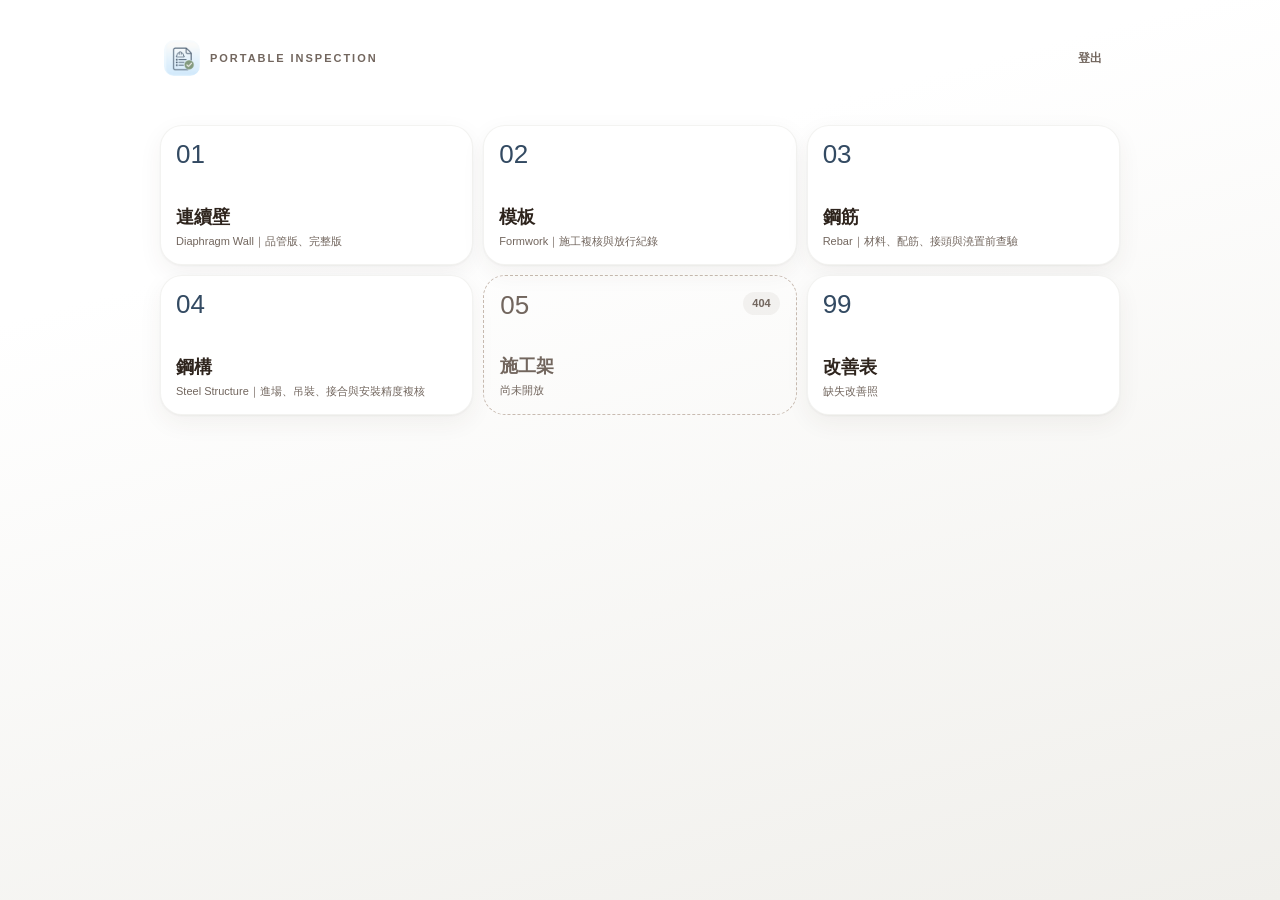
<file: index.html>
<!doctype html>
<html lang="zh-Hant-TW">
  <head>
    <meta charset="UTF-8" />
    <meta name="viewport" content="width=device-width, initial-scale=1, viewport-fit=cover" />
    <meta name="description" content="施工管理記錄工具入口" />
    <meta name="referrer" content="no-referrer" />
    <meta http-equiv="Content-Security-Policy" content="default-src 'self'; base-uri 'self'; form-action 'self'; object-src 'none'; script-src 'self'; style-src 'self'; img-src 'self' data:; connect-src 'self'; worker-src 'self'" />
    <meta name="theme-color" content="#ffffff" />
    <meta name="apple-mobile-web-app-capable" content="yes" />
    <meta name="apple-mobile-web-app-status-bar-style" content="default" />
    <meta name="apple-mobile-web-app-title" content="Portable Inspection" />
    <link rel="icon" href="./app-icon-144.png" type="image/png" sizes="144x144" />
    <link rel="apple-touch-icon" href="./apple-touch-icon.png" />
    <link rel="manifest" href="./manifest.webmanifest" />
    <link rel="stylesheet" href="./glass.css" />
    <link rel="stylesheet" href="./portal.css" />
    <script src="./portal.js" defer></script>
    <script src="./sw-client.js" defer></script>
    <title>施工記錄工具｜Portable Inspection</title>
  </head>
  <body>
    <a class="skip-link" href="#tool-index">跳至工程工具</a>

    <main class="portal-shell" id="tool-index">
      <header class="portal-header">
        <a class="brand" href="./" aria-label="施工記錄工具入口">
          <img src="./apple-touch-icon.png" alt="" width="36" height="36" />
          <span>Portable Inspection</span>
        </a>
        <form class="logout-form" method="post" action="/api/logout">
          <button class="logout-button" type="submit">登出</button>
        </form>
      </header>

      <section class="tool-index" aria-label="工程記錄工具">
        <a class="tool-card tool-card-active" href="./diaphragm-wall-select" aria-label="開啟連續壁，選擇品管版或完整版">
          <span class="tool-index-no">01</span>
          <span class="tool-card-copy">
            <strong>連續壁</strong>
            <small>Diaphragm Wall｜品管版、完整版</small>
          </span>
        </a>

        <a class="tool-card tool-card-active" href="./template" aria-label="開啟模板工程施工複核">
          <span class="tool-index-no">02</span>
          <span class="tool-card-copy">
            <strong>模板</strong>
            <small>Formwork｜施工複核與放行紀錄</small>
          </span>
        </a>

        <a class="tool-card tool-card-active" href="./rebar" aria-label="開啟鋼筋工程查驗">
          <span class="tool-index-no">03</span>
          <span class="tool-card-copy">
            <strong>鋼筋</strong>
            <small>Rebar｜材料、配筋、接頭與澆置前查驗</small>
          </span>
        </a>

        <a class="tool-card tool-card-active" href="./steel-structure" aria-label="開啟鋼構施工複核">
          <span class="tool-index-no">04</span>
          <span class="tool-card-copy">
            <strong>鋼構</strong>
            <small>Steel Structure｜進場、吊裝、接合與安裝精度複核</small>
          </span>
        </a>

        <a class="tool-card tool-card-coming" href="./scaffold" aria-label="施工架，尚未開放">
          <span class="tool-card-head">
            <span class="tool-index-no">05</span>
            <span class="tool-status">404</span>
          </span>
          <span class="tool-card-copy">
            <strong>施工架</strong>
            <small>尚未開放</small>
          </span>
        </a>

        <a class="tool-card tool-card-active" href="./improvement-sheet" aria-label="開啟改善表，排版缺失改善照">
          <span class="tool-index-no">99</span>
          <span class="tool-card-copy">
            <strong>改善表</strong>
            <small>缺失改善照</small>
          </span>
        </a>
      </section>

    </main>
  </body>
</html>
</file>
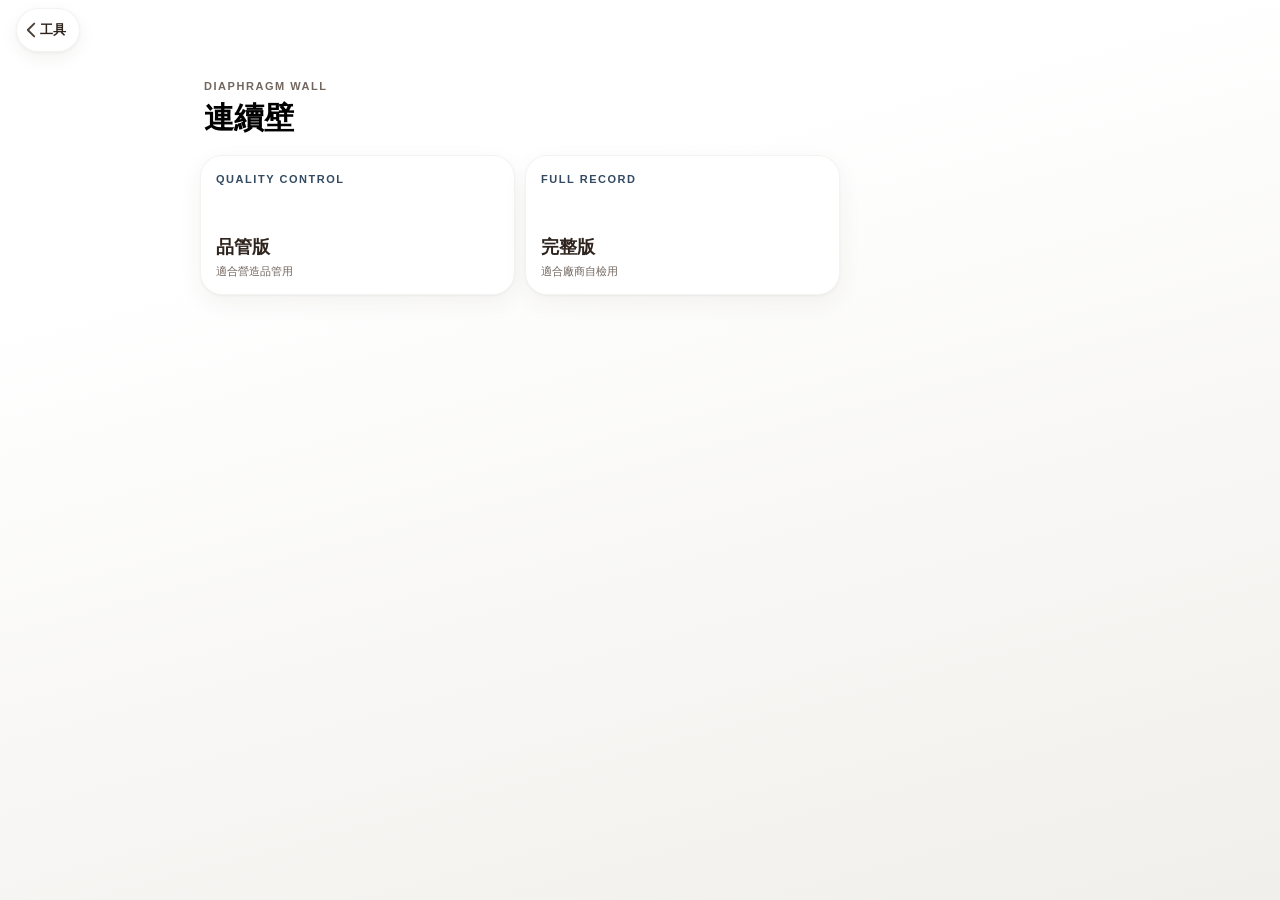
<file: diaphragm-wall-select.html>
<!doctype html>
<html lang="zh-Hant-TW">
  <head>
    <meta charset="UTF-8" />
    <meta name="viewport" content="width=device-width, initial-scale=1, viewport-fit=cover" />
    <meta name="description" content="連續壁檢查表：選擇品管版或完整版" />
    <meta name="referrer" content="no-referrer" />
    <meta http-equiv="Content-Security-Policy" content="default-src 'self'; base-uri 'self'; form-action 'self'; object-src 'none'; script-src 'self'; style-src 'self'; img-src 'self' data:; connect-src 'self'; worker-src 'self'" />
    <meta name="theme-color" content="#ffffff" />
    <meta name="apple-mobile-web-app-capable" content="yes" />
    <meta name="apple-mobile-web-app-status-bar-style" content="default" />
    <meta name="apple-mobile-web-app-title" content="Portable Inspection" />
    <link rel="icon" href="./app-icon-144.png" type="image/png" sizes="144x144" />
    <link rel="apple-touch-icon" href="./apple-touch-icon.png" />
    <link rel="manifest" href="./manifest.webmanifest" />
    <link rel="stylesheet" href="./glass.css" />
    <link rel="stylesheet" href="./portal.css" />
    <script src="./portal.js" defer></script>
    <script src="./sw-client.js" defer></script>
    <title>連續壁｜Portable Inspection</title>
  </head>
  <body>
    <a class="skip-link" href="#version-index">跳至版本選擇</a>

    <header class="app-header">
      <nav class="header-nav" aria-label="主要功能">
        <a class="glass-pill header-back" href="./" aria-label="返回工具首頁"><svg width="10" height="16" viewBox="0 0 12 20" fill="none" aria-hidden="true"><path d="M10 2L2 10l8 8" stroke="currentColor" stroke-width="2.4" stroke-linecap="round" stroke-linejoin="round"/></svg>工具</a>
      </nav>
    </header>

    <main class="portal-shell is-sub">
      <div class="select-heading">
        <p>DIAPHRAGM WALL</p>
        <h1>連續壁</h1>
      </div>

      <!-- 兩個版本是各自獨立的工具：草稿、JSON、施工計畫都分開存，只共用這個入口 -->
      <section class="tool-index version-index" id="version-index" aria-label="選擇連續壁檢查表版本">
        <a class="tool-card tool-card-active" href="./diaphragm-wall-gc">
          <span class="version-tag">QUALITY CONTROL</span>
          <span class="tool-card-copy">
            <strong>品管版</strong>
            <small>適合營造品管用</small>
          </span>
        </a>

        <a class="tool-card tool-card-active" href="./diaphragm-wall">
          <span class="version-tag">FULL RECORD</span>
          <span class="tool-card-copy">
            <strong>完整版</strong>
            <small>適合廠商自檢用</small>
          </span>
        </a>
      </section>
    </main>
  </body>
</html>
</file>
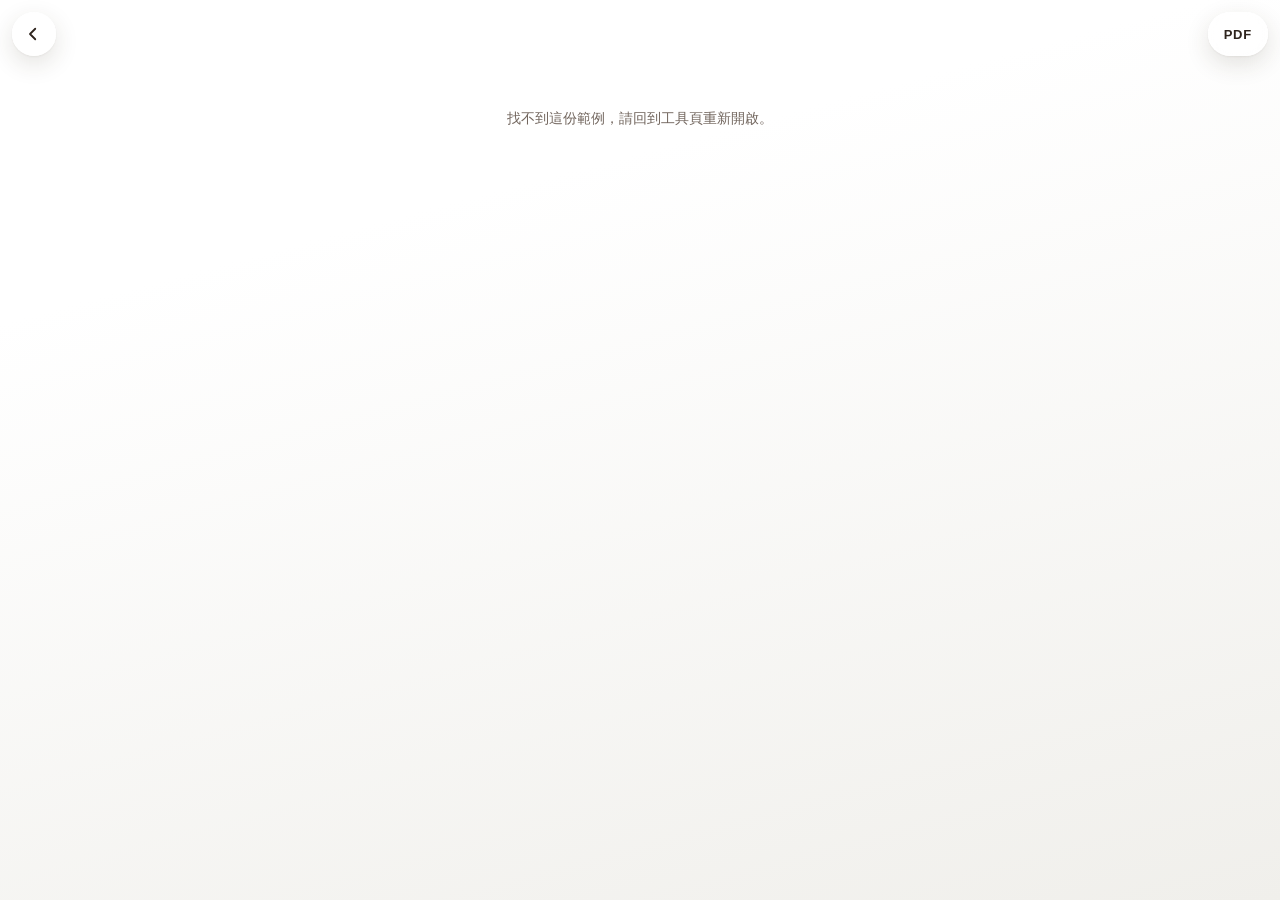
<file: example.html>
<!doctype html>
<html lang="zh-Hant-TW">
  <head>
    <meta charset="UTF-8" />
    <meta name="viewport" content="width=device-width, initial-scale=1, viewport-fit=cover" />
    <meta name="referrer" content="no-referrer" />
    <meta http-equiv="Content-Security-Policy" content="default-src 'self'; base-uri 'self'; form-action 'self'; object-src 'none'; script-src 'self'; style-src 'self'; img-src 'self' data:; connect-src 'self'; worker-src 'self'; manifest-src 'self'" />
    <meta name="theme-color" content="#ffffff" />
    <meta name="apple-mobile-web-app-capable" content="yes" />
    <meta name="apple-mobile-web-app-status-bar-style" content="default" />
    <meta name="apple-mobile-web-app-title" content="Portable Inspection" />
    <link rel="icon" href="./app-icon-144.png" type="image/png" sizes="144x144" />
    <link rel="apple-touch-icon" href="./apple-touch-icon.png" />
    <link rel="manifest" href="./manifest.webmanifest" />
    <link rel="stylesheet" href="./glass.css" />
    <link rel="stylesheet" href="./example.css" />
    <title>範例輸出｜Portable Inspection</title>
  </head>
  <body>
    <!-- 範例輸出：把範例 PDF 逐頁轉成圖片放在自己的頁面裡顯示，才能在主畫面 Web App 上疊「←」回上一頁。
         直接開 PDF 會交給系統檢視器，沒有任何介面可以回頭。 -->
    <nav class="example-nav" aria-label="範例導覽">
      <a class="example-back" id="example-back" href="./" aria-label="回上一頁"><svg width="18" height="18" viewBox="0 0 24 24" fill="none" stroke="currentColor" stroke-width="2.4" stroke-linecap="round" stroke-linejoin="round" aria-hidden="true"><path d="M15 5l-7 7 7 7"/></svg></a>
      <a class="example-pdf" id="example-pdf" href="./examples/" hidden>PDF</a>
    </nav>
    <main class="example-pages" id="example-pages" aria-live="polite">
      <p class="example-status" id="example-status">載入範例中…</p>
    </main>
    <script src="./example.js" defer></script>
    <script src="./sw-client.js" defer></script>
  </body>
</html>
</file>
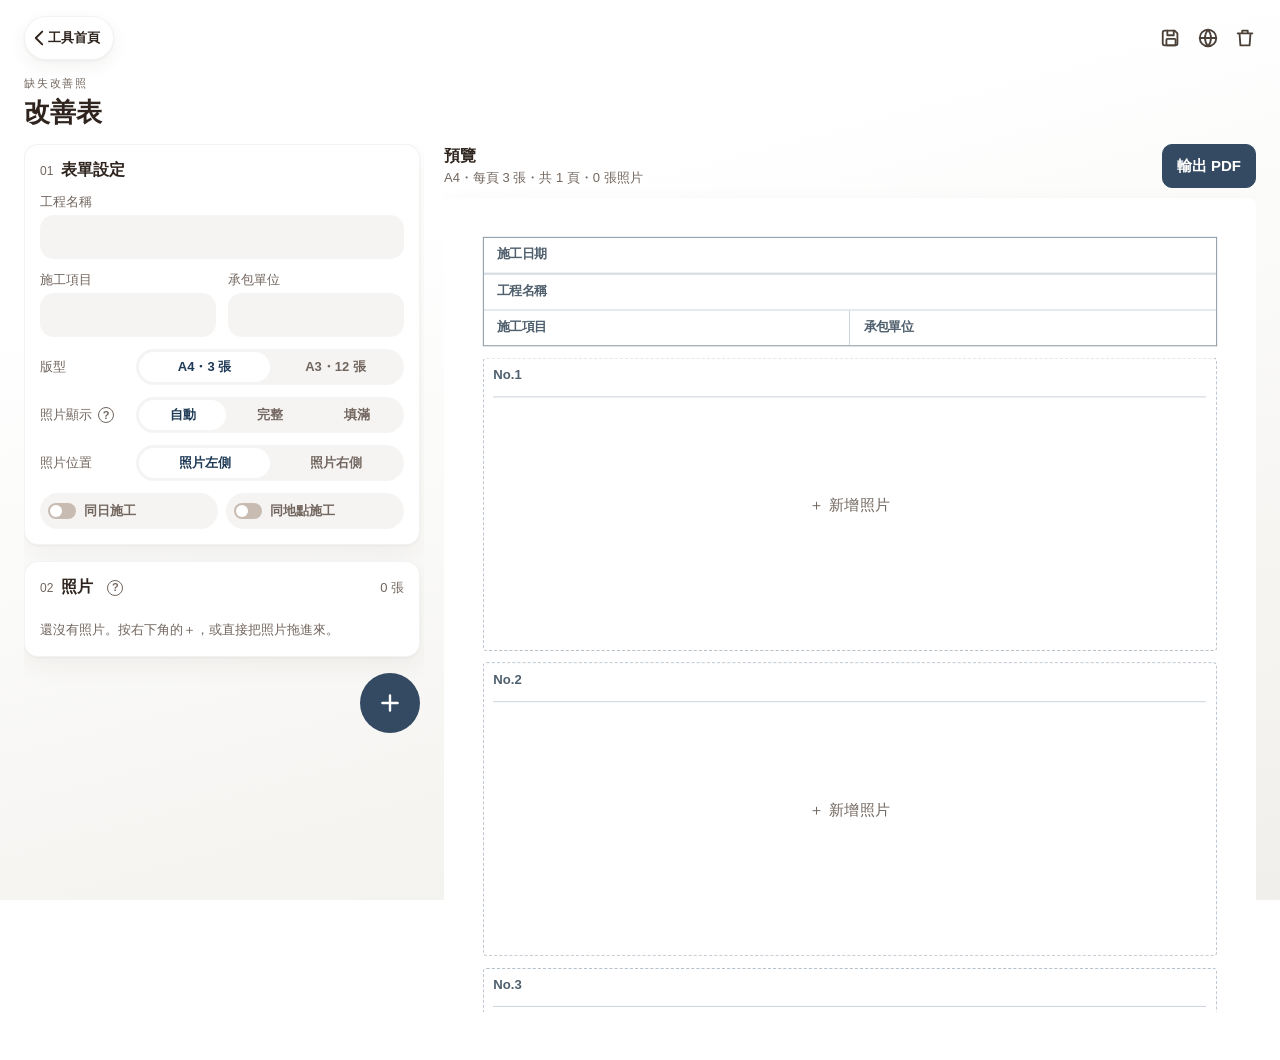
<file: improvement-sheet.html>
<!doctype html>
<html lang="zh-Hant-TW">
  <head>
    <meta charset="UTF-8" />
    <meta name="viewport" content="width=device-width, initial-scale=1, viewport-fit=cover" />
    <meta name="description" content="缺失改善照排版工具，A4 每頁 3 張或 A3 每頁 12 張，輸出 PDF" />
    <meta name="referrer" content="no-referrer" />
    <meta http-equiv="Content-Security-Policy" content="default-src 'self'; base-uri 'self'; form-action 'self'; object-src 'none'; script-src 'self'; style-src 'self'; img-src 'self' data: blob:; connect-src 'self'; worker-src 'self'" />
    <meta name="theme-color" content="#ffffff" />
    <meta name="apple-mobile-web-app-capable" content="yes" />
    <meta name="apple-mobile-web-app-status-bar-style" content="default" />
    <meta name="apple-mobile-web-app-title" content="Portable Inspection" />
    <link rel="icon" href="./app-icon-144.png" type="image/png" sizes="144x144" />
    <link rel="apple-touch-icon" href="./apple-touch-icon.png" />
    <link rel="manifest" href="./manifest.webmanifest" />
    <link rel="stylesheet" href="./glass.css" />
    <link rel="stylesheet" href="./improvement-sheet.css" />
    <link rel="stylesheet" href="./pdf-share.css" />
    <script src="./sw-client.js" defer></script>
    <script src="./export-menu.js" defer></script>
    <script src="./pdf-share.js" defer></script>
    <script src="./improvement-sheet.js" defer></script>
    <title>改善表｜Portable Inspection</title>
  </head>
  <body>
    <a class="skip-link" href="#sheet-tool" data-i18n="skip">跳至改善表</a>

    <header class="app-header">
      <nav class="header-nav" aria-label="主要功能" data-i18n-aria="navAria">
        <a class="glass-pill header-back" href="./" aria-label="返回工具首頁" data-i18n-aria="back"><svg width="10" height="16" viewBox="0 0 12 20" fill="none" aria-hidden="true"><path d="M10 2L2 10l8 8" stroke="currentColor" stroke-width="2.4" stroke-linecap="round" stroke-linejoin="round"/></svg><span>工具首頁</span></a>
        <div class="header-actions">
          <button class="header-icon" id="btnSaveProject" type="button" data-i18n-aria="btn.save" data-i18n-title="btn.save" aria-label="儲存專案檔" title="儲存專案檔"><svg width="20" height="20" viewBox="0 0 24 24" fill="none" stroke="currentColor" stroke-width="2" stroke-linecap="round" stroke-linejoin="round" aria-hidden="true"><path d="M5 4h11l3 3v11a2 2 0 0 1-2 2H5a2 2 0 0 1-2-2V6a2 2 0 0 1 2-2z"/><path d="M8 4v5h7V4"/><rect x="7" y="13" width="10" height="7" rx="1"/></svg></button>
          <div class="lang-wrap">
            <button class="header-icon" id="btnLang" type="button" aria-haspopup="true" aria-expanded="false" aria-controls="langMenu" data-i18n-aria="langBtn" data-i18n-title="langBtn" title="語言" aria-label="語言"><svg width="20" height="20" viewBox="0 0 24 24" fill="none" stroke="currentColor" stroke-width="2" stroke-linecap="round" stroke-linejoin="round" aria-hidden="true"><circle cx="12" cy="12" r="9"/><path d="M3 12h18"/><path d="M12 3a14 14 0 0 1 0 18a14 14 0 0 1 0-18z"/></svg></button>
            <div class="lang-pop" id="langMenu" role="menu" hidden>
              <button type="button" role="menuitemradio" aria-checked="true" data-lang="zh">繁體中文</button>
              <button type="button" role="menuitemradio" aria-checked="false" data-lang="ja">日本語</button>
            </div>
          </div>
          <button class="header-icon" id="btnClearAll" type="button" data-i18n-aria="trash" data-i18n-title="trash" aria-label="清除表頭與照片" title="清除表頭與照片"><svg width="20" height="20" viewBox="0 0 24 24" fill="none" stroke="currentColor" stroke-width="2" stroke-linecap="round" stroke-linejoin="round" aria-hidden="true"><path d="M4 7h16M9 7V4h6v3M6 7l1 13h10l1-13"/></svg></button>
        </div>
      </nav>
    </header>

    <main class="app-shell" id="sheet-tool" data-view="info">
      <div class="tool-title">
        <p data-i18n="toolSub">缺失改善照</p>
        <h1 data-i18n="toolName">改善表</h1>
      </div>

      <nav class="view-tabs" role="tablist" aria-label="改善表分頁" data-i18n-aria="tabsAria">
        <div class="t-tabs">
          <button class="t-tab" role="tab" type="button" aria-selected="true" data-view-tab="info" data-i18n="tab.info">表頭</button>
          <button class="t-tab" role="tab" type="button" aria-selected="false" data-view-tab="photos"><span data-i18n="tab.photos">照片</span> <span class="tab-count" id="tabCount">0</span></button>
          <button class="t-tab" role="tab" type="button" aria-selected="false" data-view-tab="preview" data-i18n="tab.preview">預覽</button>
        </div>
      </nav>

      <div class="sheet-layout">
        <div class="col col-input">
          <section class="panel pane" data-pane="info" aria-labelledby="sec-info">
            <div class="panel-heading"><div><span>01</span><h2 id="sec-info" data-i18n="panel.info">表單設定</h2></div></div>
            <div class="form-grid">
              <label class="field span-two"><span data-i18n="field.project">工程名稱</span><input id="fProject" type="text" maxlength="60" autocomplete="off" /></label>
              <label class="field"><span data-i18n="field.work">施工項目</span><input id="fWork" type="text" maxlength="60" autocomplete="off" /></label>
              <label class="field"><span data-i18n="field.contractor">承包單位</span><input id="fContractor" type="text" maxlength="60" autocomplete="off" /></label>
            </div>

            <div class="option-block">
              <span class="option-label" data-i18n="opt.paper">版型</span>
              <div class="seg" role="radiogroup" aria-label="版型" data-i18n-aria="opt.paper">
                <label title="每頁 3 張" data-i18n-title="seg.a4Title"><input type="radio" name="paper" value="a4" /><span data-i18n="seg.a4">A4・3 張</span></label>
                <label title="每頁 12 張" data-i18n-title="seg.a3Title"><input type="radio" name="paper" value="a3" /><span data-i18n="seg.a3">A3・12 張</span></label>
              </div>
            </div>

            <div class="option-block">
              <div class="option-head">
                <span class="option-label" data-i18n="opt.fit">照片顯示</span>
                <span class="help">
                  <button class="help-btn" type="button" aria-label="說明：照片顯示" data-i18n-aria="help.fitAria" aria-expanded="false"><span class="help-mark" aria-hidden="true">?</span></button>
                  <span class="help-pop" role="tooltip">
                    <ul>
                      <li data-i18n-html="help.fitAuto"><b>自動</b>：照片比例接近格子時填滿，否則完整</li>
                      <li data-i18n-html="help.fitContain"><b>完整</b>：整張照片都看得到，可能留白</li>
                      <li data-i18n-html="help.fitCover"><b>填滿</b>：蓋滿格子，邊緣可能被裁掉</li>
                    </ul>
                  </span>
                </span>
              </div>
              <div class="seg n3" role="radiogroup" aria-label="照片顯示" data-i18n-aria="opt.fit">
                <label><input type="radio" name="fit" value="auto" /><span data-i18n="fit.auto">自動</span></label>
                <label><input type="radio" name="fit" value="contain" /><span data-i18n="fit.contain">完整</span></label>
                <label><input type="radio" name="fit" value="cover" /><span data-i18n="fit.cover">填滿</span></label>
              </div>
            </div>

            <div class="option-block" id="sideBlock">
              <span class="option-label" data-i18n="opt.side">照片位置</span>
              <div class="seg" role="radiogroup" aria-label="照片位置" data-i18n-aria="opt.side">
                <label><input type="radio" name="side" value="left" /><span data-i18n="side.left">照片左側</span></label>
                <label><input type="radio" name="side" value="right" /><span data-i18n="side.right">照片右側</span></label>
              </div>
            </div>

            <div class="option-block toggles">
              <button class="toggle" id="togDate" type="button" aria-pressed="false" title="全項目與第一張照片的日期同步" data-i18n-title="toggle.dateTitle"><span class="switch" aria-hidden="true"></span><span data-i18n="toggle.date">同日施工</span></button>
              <button class="toggle" id="togLoc" type="button" aria-pressed="false" title="全項目與第一張照片的施工地點同步" data-i18n-title="toggle.locTitle"><span class="switch" aria-hidden="true"></span><span data-i18n="toggle.loc">同地點施工</span></button>
            </div>
          </section>

          <section class="panel pane" data-pane="photos" aria-labelledby="sec-list">
            <div class="panel-heading">
              <div class="panel-title-row">
                <span>02</span>
                <h2 id="sec-list" data-i18n="photos.heading">照片</h2>
                <span class="help">
                  <button class="help-btn" type="button" aria-label="說明：檔名怎麼帶入欄位" data-i18n-aria="help.nameAria" aria-expanded="false"><span class="help-mark" aria-hidden="true">?</span></button>
                  <span class="help-pop" role="tooltip">
                    <p class="help-title" data-i18n="help.nameTitle">檔名格式</p>
                    <code class="help-format" data-i18n="help.nameFormat">施工地點_改善內容_日期.jpg</code>
                    <ul>
                      <li data-i18n-html="help.seg1"><b>第 1 段</b>：自動填入「施工地點」</li>
                      <li data-i18n-html="help.seg2"><b>第 2 段</b>：自動填入「改善內容」</li>
                      <li data-i18n-html="help.seg3"><b>第 3 段</b>：自動填入「日期」，可省略。寫成 20261026 或 2026-10-26</li>
                      <li data-i18n="help.ext">副檔名 png、jpg、jpeg、webp 都可以</li>
                      <li data-i18n="help.noUnderscore">[文字].png：無底線文字判定為「改善內容」</li>
                    </ul>
                    <p class="help-note" data-i18n="help.unsupported">※其他格式不支援自動輸入</p>
                    <p class="help-note" data-i18n="help.redDot">🔴：照片內容尚未填妥</p>
                  </span>
                </span>
              </div>
              <p id="photoCount">0 張</p>
            </div>
            <div id="grid" class="tile-grid"></div>
            <p class="empty-note" id="emptyNote" data-i18n="empty">還沒有照片。按右下角的＋，或直接把照片拖進來。</p>

          </section>
            <div class="fab-dock">
              <div class="export-fab" id="photo-fab">
                <button class="dock-primary" id="photoMenuButton" type="button" data-i18n-aria="menu.aria" aria-label="照片：新增、拍照、清除" aria-haspopup="true" aria-expanded="false">
                  <svg width="26" height="26" viewBox="0 0 24 24" fill="none" stroke="currentColor" stroke-width="2.2" stroke-linecap="round" aria-hidden="true"><path d="M12 5v14M5 12h14"/></svg>
                </button>
              </div>
            </div>
        </div>

        <section class="preview pane" data-pane="preview" aria-labelledby="sec-preview">
          <div class="preview-head">
            <div>
              <div class="panel-title" id="sec-preview" data-i18n="tab.preview">預覽</div>
              <div class="meta" id="pvMeta"></div>
            </div>
            <button class="btn primary" type="button" id="btnExport" data-i18n="btn.exportPdf">輸出 PDF</button>
          </div>
          <div class="share-slot" id="shareSlot" role="status" aria-live="polite"></div>
          <div id="preview" class="pages"></div>
        </section>
      </div>

      <!-- 單張照片的編輯面板：手機從底部滑出，電腦是置中的對話框 -->
      <dialog class="editor" id="editor" aria-labelledby="edTitle" tabindex="-1">
        <div class="ed-grab" aria-hidden="true"></div>
        <header class="ed-head">
          <button class="ed-step" id="edPrev" type="button" aria-label="上一張" data-i18n-aria="ed.prev">‹</button>
          <strong id="edTitle">No.1</strong>
          <button class="ed-step" id="edNext" type="button" aria-label="下一張" data-i18n-aria="ed.next">›</button>
          <button class="ed-close" id="edClose" type="button" aria-label="關閉" data-i18n-aria="ed.close"><svg width="18" height="18" viewBox="0 0 24 24" fill="none" stroke="currentColor" stroke-width="2.2" stroke-linecap="round" aria-hidden="true"><path d="M6 6l12 12M18 6L6 18"/></svg></button>
        </header>
        <div class="ed-photo" id="edPhoto"></div>
        <div class="ed-fields">
          <label class="field"><span><span data-i18n="field.loc">施工地點</span><em class="locked-tag" id="edLocLock" hidden data-i18n="locked">與第一張同步</em></span><input id="edLoc" type="text" maxlength="60" data-i18n-placeholder="ph.loc" placeholder="例：4F客室漏水" /></label>
          <label class="field"><span data-i18n="field.content">改善內容</span><textarea id="edContent" rows="2" maxlength="200" data-i18n-placeholder="ph.content" placeholder="例：打針改善"></textarea></label>
          <label class="field"><span><span data-i18n="field.date">日期</span><em class="locked-tag" id="edDateLock" hidden data-i18n="locked">與第一張同步</em></span><input id="edDate" type="date" /></label>
        </div>
        <div class="ed-actions">
          <button class="ed-action" id="edRotate" type="button"><svg width="20" height="20" viewBox="0 0 24 24" fill="none" stroke="currentColor" stroke-width="1.9" stroke-linecap="round" stroke-linejoin="round" aria-hidden="true"><path d="M20 12a8 8 0 1 1-2.3-5.6"/><path d="M20 4v5h-5"/></svg><span data-i18n="ed.rotate">旋轉</span></button>
          <button class="ed-action" id="edReplace" type="button"><svg width="20" height="20" viewBox="0 0 24 24" fill="none" stroke="currentColor" stroke-width="1.9" stroke-linecap="round" stroke-linejoin="round" aria-hidden="true"><rect x="3.5" y="4.5" width="17" height="15" rx="1.5"/><path d="M3.5 16l5-5 4 4 3-3 5 5"/></svg><span data-i18n="ed.replace">換照片</span></button>
          <button class="ed-action" id="edUp" type="button"><svg width="20" height="20" viewBox="0 0 24 24" fill="none" stroke="currentColor" stroke-width="1.9" stroke-linecap="round" stroke-linejoin="round" aria-hidden="true"><path d="M12 19V5M6 11l6-6 6 6"/></svg><span data-i18n="ed.up">上移</span></button>
          <button class="ed-action" id="edDown" type="button"><svg width="20" height="20" viewBox="0 0 24 24" fill="none" stroke="currentColor" stroke-width="1.9" stroke-linecap="round" stroke-linejoin="round" aria-hidden="true"><path d="M12 5v14M6 13l6 6 6-6"/></svg><span data-i18n="ed.down">下移</span></button>
          <button class="ed-action danger" id="edRemove" type="button"><svg width="20" height="20" viewBox="0 0 24 24" fill="none" stroke="currentColor" stroke-width="1.9" stroke-linecap="round" stroke-linejoin="round" aria-hidden="true"><path d="M4 7h16M9 7V4h6v3M6 7l1 13h10l1-13"/></svg><span data-i18n="ed.remove">刪除</span></button>
        </div>
      </dialog>

      <input class="file-hidden" id="inPick" type="file" accept="image/*" multiple tabindex="-1" aria-hidden="true" />
      <dialog class="choose" id="addDialog" aria-labelledby="addTitle">
        <h2 id="addTitle" data-i18n="add.title">新增照片</h2>
        <div class="choose-list">
          <button class="choose-item" type="button" data-add-src="gallery" data-i18n="add.gallery">照片圖庫</button>
          <button class="choose-item" type="button" data-add-src="camera" data-i18n="add.camera">拍照</button>
          <button class="choose-item" type="button" data-add-src="file" data-i18n="add.file">選擇檔案</button>
        </div>
        <button class="choose-cancel" id="addCancel" type="button" data-i18n="add.cancel">取消</button>
      </dialog>
      <input class="file-hidden" id="inFiles" type="file" accept=".jpg,.jpeg,.png,.webp,.heic,.heif" multiple tabindex="-1" aria-hidden="true" />
      <input class="file-hidden" id="inCamera" type="file" accept="image/*" capture="environment" tabindex="-1" aria-hidden="true" />
      <input class="file-hidden" id="inOpen" type="file" accept="application/json,.json" tabindex="-1" aria-hidden="true" />
    </main>

    <div id="printRoot" aria-hidden="true"></div>
    <div class="toast" id="toast" role="status" aria-live="polite" hidden></div>
  </body>
</html>
</file>
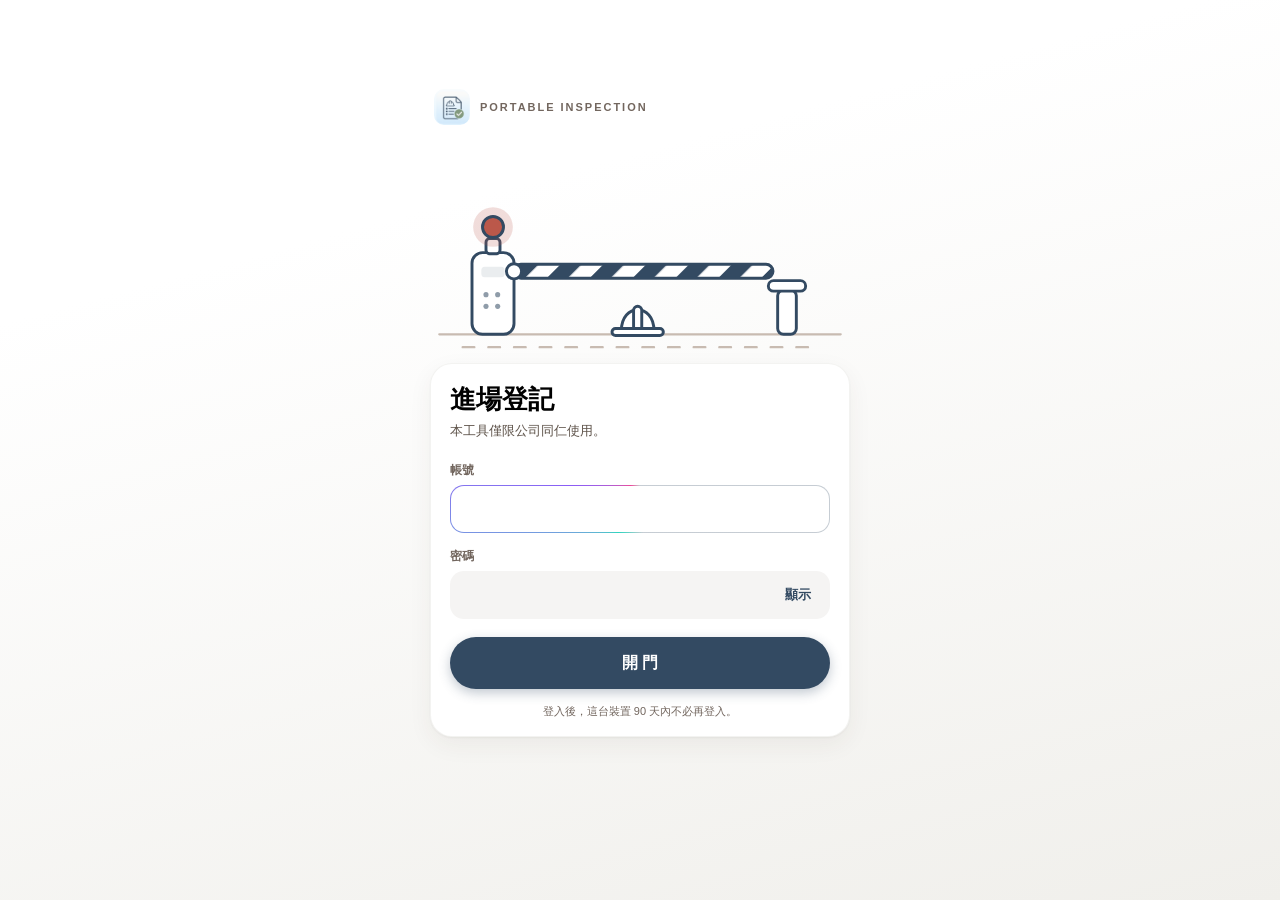
<file: login.html>
<!doctype html>
<html lang="zh-Hant-TW">
  <head>
    <meta charset="UTF-8" />
    <meta name="viewport" content="width=device-width, initial-scale=1, viewport-fit=cover" />
    <meta name="description" content="Portable Inspection 登入" />
    <meta name="robots" content="noindex" />
    <meta name="referrer" content="no-referrer" />
    <meta http-equiv="Content-Security-Policy" content="default-src 'self'; base-uri 'self'; form-action 'self'; object-src 'none'; script-src 'self'; style-src 'self'; img-src 'self' data:; connect-src 'self'; worker-src 'self'" />
    <meta name="theme-color" content="#ffffff" />
    <link rel="icon" href="./app-icon-144.png" type="image/png" sizes="144x144" />
    <link rel="apple-touch-icon" href="./apple-touch-icon.png" />
    <link rel="manifest" href="./manifest.webmanifest" />
    <link rel="stylesheet" href="./glass.css" />
    <link rel="stylesheet" href="./portal.css" />
    <link rel="stylesheet" href="./login.css" />
    <script src="./login.js" defer></script>
    <title>登入｜Portable Inspection</title>
  </head>
  <body>
    <main class="portal-shell login-shell">
      <header class="portal-header">
        <span class="brand">
          <img src="./apple-touch-icon.png" alt="" width="36" height="36" />
          <span>Portable Inspection</span>
        </span>
      </header>

      <div class="login-stage" id="gate-stage" data-state="idle">
        <svg class="gate" viewBox="0 -44 360 194" aria-hidden="true" focusable="false">
          <defs>
            <pattern id="gate-stripes" width="26" height="26" patternUnits="userSpaceOnUse" patternTransform="rotate(45)">
              <rect width="13" height="26" class="gate-stripe-a" />
              <rect x="13" width="13" height="26" class="gate-stripe-b" />
            </pattern>
          </defs>
          <path class="gate-ground" d="M8 132H352" />
          <path class="gate-road" d="M28 143H332" />
          <g transform="translate(178 132)">
            <path class="gate-line" d="M-14 -3C-14 -15 -7 -21 0 -21S14 -15 14 -3Z" />
            <rect class="gate-line" x="-3.5" y="-24" width="7" height="21" rx="3.5" />
            <rect class="gate-line" x="-22" y="-5" width="44" height="6" rx="3" />
          </g>
          <rect class="gate-line" x="298" y="94" width="16" height="38" rx="5" />
          <rect class="gate-line" x="290" y="86" width="32" height="9" rx="4.5" />
          <rect class="gate-line" x="36" y="62" width="36" height="70" rx="9" />
          <rect class="gate-slot" x="44" y="74" width="20" height="9" rx="3" />
          <circle class="gate-dot" cx="48" cy="98" r="2.2" />
          <circle class="gate-dot" cx="58" cy="98" r="2.2" />
          <circle class="gate-dot" cx="48" cy="108" r="2.2" />
          <circle class="gate-dot" cx="58" cy="108" r="2.2" />
          <rect class="gate-line" x="48" y="50" width="12" height="13" rx="3" />
          <circle class="gate-halo" cx="54" cy="40" r="17" />
          <circle class="gate-lamp" cx="54" cy="40" r="9" />
          <g class="gate-arm">
            <rect class="gate-arm-body" x="72" y="72" width="222" height="12" rx="6" fill="url(#gate-stripes)" />
          </g>
          <circle class="gate-line" cx="72" cy="78" r="6.5" />
        </svg>

        <section class="login-card" aria-labelledby="login-title">
          <h1 id="login-title">進場登記</h1>
          <p class="login-lede">本工具僅限公司同仁使用。</p>

          <form id="login-form" method="post" action="/api/login" novalidate>
            <input type="hidden" name="next" value="/" />
            <div class="field">
              <label for="login-username">帳號</label>
              <input id="login-username" name="username" type="text" autocomplete="username" autocapitalize="none" autocorrect="off" spellcheck="false" enterkeyhint="next" required />
            </div>
            <div class="field">
              <label for="login-password">密碼</label>
              <div class="password-wrap">
                <input id="login-password" name="password" type="password" autocomplete="current-password" enterkeyhint="go" required />
                <button class="password-toggle" type="button" aria-pressed="false" aria-controls="login-password">顯示</button>
              </div>
            </div>
            <p class="login-error" id="login-error" role="alert">帳號或密碼不對，閘門沒開。再試一次。</p>
            <button class="login-submit" id="login-submit" type="submit">開門</button>
          </form>
          <p class="login-note">登入後，這台裝置 90 天內不必再登入。</p>
        </section>
        <p class="visually-hidden" id="login-status" role="status" aria-live="polite"></p>
      </div>
    </main>
  </body>
</html>
</file>
<file: glass.css>
/* =========================================================================
   共用設計 tokens
   純白底、暖灰文字、石板藍主色；固定淺色，不隨系統深色切換。
   所有頁面共用：色彩 tokens、頂部膠囊、三段結果鈕、輸入焦點漸層環。
   ========================================================================= */

:root {
  color-scheme: light only;

  /* 下拉選單的 ▼：聚焦樣式會用 background 簡寫重畫整個背景，那裡要再疊一次這層 */
  --select-arrow: url("data:image/svg+xml,%3Csvg xmlns='http://www.w3.org/2000/svg' width='10' height='6' viewBox='0 0 10 6'%3E%3Cpath d='M0 0h10L5 6z' fill='%23777'/%3E%3C/svg%3E");

  /* ---- 頁面背景：斜向漸層，左上白 → 右下淡暖灰，無色相 ------------
     手動微調就改這三個值：起點色、終點色、角度／白色停留比例。 */
  --glass-page-bg: #fff;                 /* 漸層起點（頂部保持純白，也是 html 底色） */
  --glass-page-bg-end: #f0efeb;          /* 漸層終點（右下角的淡暖灰） */
  --glass-page-gradient: linear-gradient(165deg, var(--glass-page-bg) 0%, var(--glass-page-bg) 26%, var(--glass-page-bg-end) 100%);

  /* ---- 文字（暖灰）---------------------------------------- */
  --glass-ink: oklch(27% 0.02 60);
  --glass-soft: oklch(45% 0.02 60);
  --glass-muted: oklch(52% 0.02 60);
  --glass-label: oklch(52% 0.02 60);
  --glass-faint: oklch(58% 0.02 60);
  --glass-icon: oklch(38% 0.02 60);
  --glass-placeholder: oklch(70% 0.015 60);
  --glass-dash: oklch(80% 0.02 60);

  /* ---- 主色（石板藍）與語意色 -------------------------------------------- */
  --glass-accent: oklch(40% 0.05 250);
  --glass-accent-strong: oklch(34% 0.06 250);
  --glass-accent-on: #fff;
  --glass-accent-soft: oklch(40% 0.05 250 / 0.1);
  --glass-accent-shadow: 0 4px 12px oklch(40% 0.05 250 / 0.3);

  --glass-success: oklch(55% 0.08 155);
  --glass-success-bg: oklch(55% 0.08 155 / 0.16);
  --glass-success-ink: oklch(36% 0.08 155);

  --glass-danger: oklch(58% 0.13 30);
  --glass-danger-strong: oklch(51% 0.14 30);   /* 危險按鈕 hover：同色相再深一階 */
  --glass-danger-bg: oklch(58% 0.13 30 / 0.14);
  --glass-danger-ink: oklch(48% 0.13 30);
  --glass-danger-wash: oklch(58% 0.13 30 / 0.07);

  --glass-neutral-bg: rgba(60, 50, 30, 0.06);
  --glass-neutral-ink: oklch(50% 0.02 60);

  /* ---- 面材：白卡＋暖色淡陰影 ------------------ */
  --glass-line: rgba(60, 50, 30, 0.08);
  --glass-sunken: rgba(60, 50, 30, 0.05);
  --glass-card-bg: #fff;
  --glass-hairline: inset 0 0 0 1px rgba(60, 50, 30, 0.06);
  --glass-card-shadow:
    var(--glass-hairline),
    0 1px 2px rgba(60, 50, 30, 0.05),
    0 8px 24px rgba(60, 50, 30, 0.06);
  --glass-pill-shadow:
    var(--glass-hairline),
    0 1px 3px rgba(60, 50, 30, 0.06),
    0 6px 18px rgba(60, 50, 30, 0.06);
  --glass-bar-shadow:
    var(--glass-hairline),
    0 2px 6px rgba(60, 50, 30, 0.08),
    0 12px 32px rgba(60, 50, 30, 0.14);
  --glass-lift-shadow: 0 1px 4px rgba(60, 50, 30, 0.1);

  --glass-radius-lg: 22px;
  --glass-radius-md: 18px;
  --glass-radius-sm: 14px;

  --glass-font: "Noto Sans TC", "PingFang TC", "Microsoft JhengHei", sans-serif;
  --glass-font-num: "M PLUS 1p", "Noto Sans TC", "PingFang TC", sans-serif;

  /* ---- 輸入焦點：旋轉漸層環的底環色（光弧本體見下方 :focus 規則）------------------ */
  --glass-focus-base: oklch(40% 0.05 250 / 0.28);

  /* ---- 橫向分頁列：膠囊間距與右側徽章尺寸（app.css／template.css 的 .tab-navigation
     與下方的捲動提示共用，兩邊才會對齊）------------------------------------------ */
  --glass-tab-gap: 6px;
  --glass-tab-badge: 24px;
}

/* 沒有這段宣告，--glow-ang 只是字串、不會補間，環就不會轉。 */
@property --glow-ang {
  syntax: "<angle>";
  inherits: false;
  initial-value: 0deg;
}

@keyframes glass-glow-spin { to { --glow-ang: 360deg; } }

/* ---- 輸入焦點：旋轉漸層環貼著欄位本身的圓角，無外暈；聚焦時底色轉白 ----------
   欄位常駐 1px 透明邊框（見各頁 .field input 基礎規則），聚焦只換背景，不會位移。
   光弧直接寫在這條規則裡：var() 是在「宣告處」代入的，若把漸層做成 :root token，
   角度會被鎖成 :root 的 0deg，欄位上的旋轉動畫就帶不動它（環只會靜止不轉）。 */
.field :is(input:not([type="radio"]), textarea):focus {
  outline: none;
  background:
    linear-gradient(#fff, #fff) padding-box,
    conic-gradient(from var(--glow-ang, 0deg),
      var(--glass-focus-base) 0 48%, #2dd4bf 62%, #8b5cf6 80%, #ec4899 94%, var(--glass-focus-base) 100%) border-box;
  animation: glass-glow-spin 2.6s linear infinite;
}

/* 下拉選單用 :focus-visible。滑鼠點開原生選單後焦點會留在欄位上，若用 :focus，
   收掉選單後光環仍會亮著，看起來像還在編輯中；鍵盤操作才需要看得到焦點。
   背景用簡寫會蓋掉 ▼，所以這裡把箭頭當成最上面一層再疊回去。 */
.field select:focus-visible,
.phase-editor select:focus-visible, .quality-standard-field select:focus-visible {
  outline: none;
  background:
    var(--select-arrow) no-repeat right 10px center padding-box,
    linear-gradient(#fff, #fff) padding-box,
    conic-gradient(from var(--glow-ang, 0deg),
      var(--glass-focus-base) 0 48%, #2dd4bf 62%, #8b5cf6 80%, #ec4899 94%, var(--glass-focus-base) 100%) border-box;
  animation: glass-glow-spin 2.6s linear infinite;
}

/* 系統要求減少動態效果：環不轉，光弧固定停在右上。 */
@media (prefers-reduced-motion: reduce) {
  .field :is(input:not([type="radio"]), textarea):focus,
  .field select:focus-visible,
  .phase-editor select:focus-visible, .quality-standard-field select:focus-visible {
    --glow-ang: 300deg;
    animation: none;
  }
}

/* ---- 頁面背景漸層：固定在視窗上、不隨內容捲動（fixed 偽元素比 background-attachment
   可靠，iOS Safari 也吃）；只在螢幕顯示，列印不受影響。 */
@media screen {
  body::before {
    content: "";
    position: fixed;
    inset: 0;
    z-index: -1;
    background: var(--glass-page-gradient);
    pointer-events: none;
  }
}

/* ---- 頂部膠囊：左「‹ 工具」、右單元／構件標籤 -------------------------------- */
.glass-pill {
  display: inline-flex;
  align-items: center;
  gap: 4px;
  min-height: 44px;
  padding: 0 14px 0 10px;
  border: 0;
  border-radius: 999px;
  background: var(--glass-card-bg);
  box-shadow: var(--glass-pill-shadow);
  color: var(--glass-ink);
  font: inherit;
  font-size: 0.8125rem;
  font-weight: 600;
  text-decoration: none;
  white-space: nowrap;
  cursor: pointer;
}

/* 下拉選單一律用實心 ▼：Safari 的原生樣式是上下雙箭頭，和「展開選單」的語意對不起來。
   這裡只設箭頭，底色留給各工具的樣式表（因此那些規則要用 background-color，不能用 background 簡寫）。 */
select {
  appearance: none;
  -webkit-appearance: none;
  background-image: var(--select-arrow);
  background-repeat: no-repeat;
  background-position: right 10px center;
}
select::-ms-expand { display: none; }

/* 數字欄位一律不顯示瀏覽器的上下微調按鈕：現場都是直接鍵入，按鈕只會誤觸。 */
input[type="number"] { -moz-appearance: textfield; appearance: textfield; }
input[type="number"]::-webkit-outer-spin-button,
input[type="number"]::-webkit-inner-spin-button { -webkit-appearance: none; margin: 0; }

.glass-tag {
  display: inline-flex;
  align-items: center;
  padding: 6px 12px;
  border-radius: 999px;
  background: var(--glass-accent);
  color: var(--glass-accent-on);
  font-family: var(--glass-font-num);
  font-size: 0.75rem;
  font-weight: 500;
  white-space: nowrap;
}

/* ---- 三段結果鈕（✓／✗／N/A）-------------------------------------------------
   隱藏 radio + 相鄰 span（沿用專案既有 .unit-type 手法）；未勾選＝「待確認」。 */
.glass-segmented {
  display: flex;
  gap: 2px;
  padding: 3px;
  border-radius: 999px;
  background: var(--glass-neutral-bg);
}

.glass-segmented label { position: relative; margin: 0; }

.glass-segmented input {
  position: absolute;
  width: 1px;
  height: 1px;
  opacity: 0;
}

.glass-segmented span {
  display: grid;
  place-items: center;
  width: 36px;
  height: 36px;
  border-radius: 999px;
  color: var(--glass-neutral-ink);
  font-family: var(--glass-font-num);
  font-size: 0.6875rem;
  font-weight: 700;
  cursor: pointer;
}

.glass-segmented span svg { display: block; }

.glass-segmented input:focus-visible + span { outline: 3px solid var(--glass-accent); outline-offset: 2px; }
.glass-segmented input:checked + span.is-pass { background: var(--glass-success); color: #fff; }
.glass-segmented input:checked + span.is-fail { background: var(--glass-danger); color: #fff; }
.glass-segmented input:checked + span.is-na { background: var(--glass-soft); color: #fff; }
/* 數值判定不合格時「✓」停用（導溝數值項目） */
.glass-segmented input:disabled + span { opacity: 0.3; cursor: not-allowed; }

/* 不合格列：整列淡紅底，三段鈕改白底維持對比 */
.is-failed .glass-segmented { background: #fff; }

/* ---- 使用說明：三個編號步驟 ＋ 兩條提醒（五個工具頁共用同一骨架）---------------
   數字沿用頁面標題「01 工程概要」的樣式；提醒用 ※ 小字，上下各一條分隔線。 */
.help-steps {
  display: grid;
  gap: 12px;
  margin: 0;
  padding: 0;
  list-style: none;
  counter-reset: help-step;
}
.help-steps li {
  display: grid;
  grid-template-columns: 26px minmax(0, 1fr);
  column-gap: 10px;
  counter-increment: help-step;
}
.help-steps li::before {
  content: counter(help-step, decimal-leading-zero);
  grid-row: 1 / span 2;
  font-family: var(--glass-font-num);
  color: var(--glass-accent);
  font-size: 0.875rem;
  font-weight: 700;
  line-height: 1.45;
}
.help-steps strong { font-size: 0.875rem; font-weight: 600; line-height: 1.45; }
.help-steps span { color: var(--glass-soft); font-size: 0.8125rem; line-height: 1.55; }
.help-notes {
  display: grid;
  gap: 4px;
  margin: 0;
  padding: 12px 0;
  border-top: 1px solid var(--glass-line);
  border-bottom: 1px solid var(--glass-line);
  list-style: none;
  color: var(--glass-muted);
  font-size: 0.75rem;
  line-height: 1.55;
}
.help-notes li { padding-left: 1.3em; text-indent: -1.3em; }
.help-notes li::before { content: "※ "; }

/* ---- 橫向捲動分頁：可捲動的提示 --------------------------------------------
   兩側用透明遮罩把膠囊淡出（不是畫白色，任何背景都吃），兩側各加一顆白色圓徽章「‹」「›」。
   淡出與徽章只在該方向還有內容時出現（scroll-driven animation；未捲動時只有右側，
   捲到底只剩左側；不支援的瀏覽器則不顯示）。scroll-snap 讓拖動時逐顆停靠。 */
@property --glass-tab-fade-l { syntax: "<length>"; inherits: false; initial-value: 0px; }
@property --glass-tab-fade-r { syntax: "<length>"; inherits: false; initial-value: 0px; }
.tab-navigation { scroll-snap-type: x proximity; }
/* 停靠留白用 scroll-margin 而不是容器的 scroll-padding：scroll-padding 會一併縮小 sticky 的
   吸附範圍，徽章就會和遮罩圓洞錯開 16px。 */
.tab-row button { scroll-snap-align: start; scroll-margin-inline-start: 16px; }
.tab-navigation::before,
.tab-navigation::after {
  content: "";
  position: sticky;
  right: 0; /* sticky 的偏移量是從容器 content box 量起（不含 padding），所以會停在內容右緣 */
  z-index: 1;
  flex: none;
  align-self: flex-start;
  width: var(--glass-tab-badge);
  height: var(--glass-tab-badge);
  margin: 7px 0 0 calc(-1 * var(--glass-tab-badge) - var(--glass-tab-gap)); /* 徽章寬度 + flex gap，淨佔位 0；7px 讓它在 38px 膠囊中線 */
  border-radius: 999px;
  background:
    url("data:image/svg+xml,%3Csvg xmlns='http://www.w3.org/2000/svg' viewBox='0 0 24 24' fill='none' stroke='%233a332c' stroke-width='2.4' stroke-linecap='round' stroke-linejoin='round'%3E%3Cpath d='M9 6l6 6-6 6'/%3E%3C/svg%3E") center / 14px 14px no-repeat,
    var(--glass-card-bg);
  box-shadow: var(--glass-hairline), 0 1px 3px rgba(60, 50, 30, 0.1);
  opacity: 0;
  pointer-events: none;
}
/* 左側徽章「‹」：排在第一個 flex 項目，貼內容左緣 */
.tab-navigation::before {
  right: auto;
  left: 0;
  margin: 7px calc(-1 * var(--glass-tab-badge) - var(--glass-tab-gap)) 0 0;
  background:
    url("data:image/svg+xml,%3Csvg xmlns='http://www.w3.org/2000/svg' viewBox='0 0 24 24' fill='none' stroke='%233a332c' stroke-width='2.4' stroke-linecap='round' stroke-linejoin='round'%3E%3Cpath d='M15 6l-6 6 6 6'/%3E%3C/svg%3E") center / 14px 14px no-repeat,
    var(--glass-card-bg);
}
@supports (animation-timeline: scroll()) {
  .tab-navigation {
    /* 第一層：兩側淡出（最外 30% 完全透明，避免邊緣殘影）；
       第二層：在徽章位置開圓洞讓徽章不被淡出——以 content-box 定位，才會和 sticky 徽章落在同一點 */
    mask:
      linear-gradient(90deg, transparent calc(var(--glass-tab-fade-l) * 0.3), #000 var(--glass-tab-fade-l), #000 calc(100% - var(--glass-tab-fade-r)), transparent calc(100% - var(--glass-tab-fade-r) * 0.3)),
      radial-gradient(circle closest-side, #000 98%, transparent) right 0 top 7px / var(--glass-tab-badge) var(--glass-tab-badge) no-repeat content-box border-box,
      radial-gradient(circle closest-side, #000 98%, transparent) left 0 top 7px / var(--glass-tab-badge) var(--glass-tab-badge) no-repeat content-box border-box;
    animation: glass-tabs-fade-left linear both, glass-tabs-fade-right linear both;
    animation-timeline: scroll(self inline);
  }
  .tab-navigation::after { animation: glass-tabs-badge linear both; animation-timeline: scroll(nearest inline); }
  .tab-navigation::before { animation: glass-tabs-badge-left linear both; animation-timeline: scroll(nearest inline); }
}
@keyframes glass-tabs-fade-left { 0%, 4% { --glass-tab-fade-l: 0px; } 12%, 100% { --glass-tab-fade-l: 48px; } }
@keyframes glass-tabs-fade-right { 0%, 88% { --glass-tab-fade-r: 48px; } 96%, 100% { --glass-tab-fade-r: 0px; } }
@keyframes glass-tabs-badge { 0%, 88% { opacity: 1; } 96%, 100% { opacity: 0; } }
@keyframes glass-tabs-badge-left { 0%, 4% { opacity: 0; } 12%, 100% { opacity: 1; } }

/* ---- 對話框必填欄位：只有按下「確認」後（dialog-forms.js 掛上 .form-validation-error）才標紅 ---- */
.form-validation-error .field :is(input, select, textarea):invalid { box-shadow: inset 0 0 0 1.5px var(--glass-danger); }

/* ---- 觸控裝置：輸入欄一律 16px。iOS Safari 聚焦小於 16px 的欄位會把整頁放大；
   各頁有多條更高優先權的小字級規則（桌機用），所以這裡必須 !important 才壓得住。 ---- */
@media (pointer: coarse) {
  input:not([type="radio"], [type="checkbox"]), select, textarea { font-size: 16px !important; }
}

@media print {
  /* 列印分頁器（print-pages.js）的 CSS 契約：--print-active 是「列印樣式已生效」的旗標；
     量測時（data-measuring）放開高度讓分頁器量到真實內容高，分好頁後（data-paginated）
     固定成一頁高度並裁掉溢出，瀏覽器就不會自行分頁。 */
  body { --print-active: 1; }
  .print-page > * { flex: 0 0 auto; }
  body[data-print-scope] .print-page[data-measuring] { min-height: 0 !important; height: auto !important; overflow: visible !important; }
  body[data-print-scope] .print-page[data-paginated] { height: var(--print-page-height, 277mm); min-height: 0; overflow: hidden; }
}

/* ---- 二階段刪除：第一下變紅底垃圾桶，再點才刪；4 秒沒動作或點到別處就恢復 ------------ */
.two-step-delete { display: inline-flex; align-items: center; justify-content: center; flex: none; min-width: 32px; height: 32px; padding: 0 10px; border: 0; border-radius: 999px; background: var(--glass-neutral-bg); color: var(--glass-neutral-ink); font: inherit; font-size: 1.125rem; line-height: 1; cursor: pointer; transition: background 160ms ease, color 160ms ease, min-width 160ms ease; }
.two-step-delete svg { display: none; }
.two-step-delete.is-armed { min-width: 40px; background: var(--glass-danger); color: #fff; }
.two-step-delete.is-armed .two-step-x { display: none; }
.two-step-delete.is-armed svg { display: block; }

/* ---- 右下角輸出選單（export-menu.js）：按下主按鈕，項目往左、左上、上彈出 ----------------
   兩層疊在一起：底下 .export-fab-goo 是套 SVG goo 濾鏡的圓形色塊，展開時像液滴從主按鈕分出去；
   上面 .export-fab-items 是真正可點的按鈕（透明底，圖示＋文字），不經過濾鏡所以不會糊。
   兩層用同一組 --x／--y（由 export-menu.js 依項目數量算好）移動，保持重疊。 */
.export-fab { position: relative; flex: none; width: 60px; height: 60px; }
.export-fab > .dock-primary { position: relative; z-index: 2; }
.export-fab-defs { position: absolute; width: 0; height: 0; overflow: hidden; }
.export-fab-goo {
  position: absolute;
  top: -150px;
  left: -150px;
  right: 0;
  bottom: 0;
  z-index: 0;
  filter: url(#export-goo);
  pointer-events: none;
  visibility: hidden;                       /* 收起時不跑濾鏡；等收合動畫播完才藏起來 */
  transition: visibility 0s linear 600ms;
}
.export-fab.is-open .export-fab-goo { visibility: visible; transition-delay: 0s; }
.export-fab-blob,
.export-fab-item {
  position: absolute;
  right: 4px;
  bottom: 4px;
  width: 52px;
  height: 52px;
  border-radius: 999px;
  transform: translate(0, 0) scale(0.5);
  transition: transform 420ms cubic-bezier(0.34, 1.56, 0.64, 1), opacity 200ms ease;
  transition-delay: calc(var(--i, 0) * 45ms);
}
.export-fab-blob { background: var(--glass-accent); }
.export-fab-blob.is-main { right: 0; bottom: 0; width: 60px; height: 60px; transform: none; }
.export-fab-items { position: absolute; inset: 0; z-index: 1; }
/* 圖示在上、兩字說明在下 */
.export-fab-item {
  display: grid;
  place-content: center;
  justify-items: center;
  gap: 1px;
  padding: 0;
  border: 0;
  background: transparent;
  color: var(--glass-accent-on);
  line-height: 1.1;
  text-align: center;
  opacity: 0;
  cursor: pointer;
}
.export-fab-item svg { display: block; }
.export-fab-item span { font-size: 0.625rem; font-weight: 700; letter-spacing: 0.04em; }
.export-fab.is-open .export-fab-blob:not(.is-main),
.export-fab.is-open .export-fab-item { transform: translate(var(--x), var(--y)) scale(1); }
.export-fab.is-open .export-fab-item { opacity: 1; }
.export-fab-item:focus-visible { outline: 3px solid var(--glass-accent); outline-offset: 3px; }
@media (hover: hover) {
  .export-fab-item:hover { background: rgba(255, 255, 255, 0.14); }
}

@media (prefers-reduced-motion: reduce) {
  .export-fab-blob, .export-fab-item { transition: none; }
}

/* ---- 讀取中：雙環逆轉（外環青、內環紫）。錐形漸層畫弧、遮罩挖空成環，尺寸改 --orbit-size 即可。
   .loading-note 延遲 300ms 才淡入：很快就完成的動作不會閃一下。 ---- */
.orbit { --orbit-size: 48px; position: relative; flex: none; width: var(--orbit-size); aspect-ratio: 1; }
.orbit.is-small { --orbit-size: 18px; }
.orbit i {
  position: absolute;
  inset: 0;
  border-radius: 50%;
  background: conic-gradient(from 0deg, transparent 0 62%, #06b6d4 92%, #06b6d4);
  mask: radial-gradient(farthest-side, transparent calc(100% - max(2px, var(--orbit-size) * 0.05)), #000 0);
  animation: orbit-spin 1.15s cubic-bezier(.5, 0, .5, 1) infinite;
}
.orbit i:nth-child(2) {
  inset: 16%;
  background: conic-gradient(from 180deg, transparent 0 70%, #8b5cf6 95%, #8b5cf6);
  mask: radial-gradient(farthest-side, transparent calc(100% - max(1.5px, var(--orbit-size) * 0.04)), #000 0);
  animation-duration: .85s;
  animation-direction: reverse;
}
@keyframes orbit-spin { to { transform: rotate(1turn); } }
.loading-note {
  display: flex;
  align-items: center;
  justify-content: center;
  gap: 10px;
  margin: 0;
  padding: 16px 0;
  color: var(--glass-soft);
  font-size: 0.8125rem;
  opacity: 0;
  animation: loading-appear 160ms ease 300ms forwards;
}
@keyframes loading-appear { to { opacity: 1; } }
@media (prefers-reduced-motion: reduce) {
  .orbit i { animation: none; }
}
@media print {
  .loading-note { display: none !important; }
}

/* ---- 說明浮窗「?」：按鈕＋點擊／停留顯示的泡泡（form-controls.js）---------------------- */
.info-tip { position: relative; display: inline-flex; align-items: center; justify-content: center; flex: none; width: 18px; height: 18px; padding: 0; border: 0; border-radius: 50%; background: var(--glass-sunken); box-shadow: var(--glass-hairline); color: var(--glass-soft); font: inherit; font-size: 0.6875rem; font-weight: 700; line-height: 1; cursor: help; -webkit-tap-highlight-color: transparent; }
.info-tip::before { content: ""; position: absolute; inset: -9px; }   /* 點擊範圍放大到約 36px，外觀不變 */
.info-tip[aria-expanded="true"] { background: var(--glass-ink); color: #fff; }
.info-tip:focus-visible { outline: 3px solid var(--glass-accent); outline-offset: 2px; }
.tip-bubble { position: fixed; z-index: 400; max-width: min(260px, calc(100vw - 24px)); padding: 9px 12px; border-radius: 12px; background: var(--glass-ink); color: #fff; font-size: 0.75rem; font-weight: 500; line-height: 1.55; box-shadow: 0 8px 24px rgba(40, 32, 20, 0.22); pointer-events: none; }

/* ---- 日期／時間欄：藍色反白 -----------------------------------------------------------------
   Chrome 的原生日期／時間欄聚焦某個子欄位（年／月／日、時／分）時會自己畫藍色反白，且這條 UA 規則改不掉
   （author 的 :focus 覆寫無效）。這些欄位的文字本來就是原生欄位透明、由 .native-field-display 蓋在上面顯示，
   所以直接把原生的編輯區（連同反白）整塊隱藏；日曆圖示是另一個元素，不受影響，鍵盤輸入照常運作。 */
input[type="date"]::-webkit-datetime-edit,
input[type="time"]::-webkit-datetime-edit { opacity: 0; }

/* ---- 帶正負號的數值欄：－／＋ 切換鈕＋只能填數字的輸入格（form-controls.js 的 data-signed）---- */
.signed-field { display: flex; align-items: center; gap: 6px; flex: 1 1 auto; min-width: 0; }
.signed-field > input { flex: 1 1 auto; min-width: 0; }
.sign-toggle { order: -1; position: relative; flex: none; width: 34px; height: 30px; padding: 0; border: 0; border-radius: 999px; background: var(--glass-sunken); color: var(--glass-ink); font: inherit; font-size: 1.125rem; font-weight: 600; line-height: 1; cursor: pointer; -webkit-tap-highlight-color: transparent; }
.sign-toggle::before { content: ""; position: absolute; inset: -7px -4px; }   /* 點擊範圍加大，外觀不變 */
.sign-toggle.is-positive { background: var(--glass-accent-soft); color: var(--glass-accent-strong); }
.sign-toggle:focus-visible { outline: 3px solid var(--glass-accent); outline-offset: 2px; }
</file>
<file: portal.css>
* { box-sizing: border-box; }

html { min-width: 320px; background: var(--glass-page-bg); }

body {
  min-width: 320px;
  min-height: 100dvh;
  margin: 0;
  background: transparent;
  color: var(--glass-ink);
  font-family: var(--glass-font);
  font-kerning: normal;
  font-size: 1rem;
  line-height: 1.5;
}

a { color: inherit; }
button { font: inherit; }

:focus-visible {
  outline: 3px solid var(--glass-accent);
  outline-offset: 3px;
}

.skip-link {
  position: fixed;
  top: -80px;
  left: 12px;
  z-index: 10;
  padding: 9px 12px;
  border-radius: var(--glass-radius-sm);
  background: var(--glass-ink);
  color: var(--glass-page-bg);
}
.skip-link:focus { top: 8px; }

.portal-shell {
  width: min(100% - 32px, 960px);
  margin: 0 auto;
  padding: max(28px, calc(env(safe-area-inset-top) + 20px)) 0 120px;
}

.portal-header {
  display: flex;
  align-items: center;
  justify-content: space-between;
  padding: 8px 4px 0;
}

.brand {
  display: inline-flex;
  align-items: center;
  gap: 10px;
  text-decoration: none;
}

.brand img {
  width: 36px;
  height: 36px;
  border-radius: 10px;
  box-shadow: none;
}

.logout-form { margin: 0; }

.logout-button {
  min-height: 44px;
  padding: 0 14px;
  border: 0;
  border-radius: 999px;
  background: transparent;
  color: var(--glass-muted);
  font-size: 0.75rem;
  font-weight: 700;
  cursor: pointer;
}

.logout-button:hover { background: var(--glass-neutral-bg); }

/* 小標（首頁品牌字、連續壁版本選擇頁的 DIAPHRAGM WALL） */
.brand span,
.select-heading p {
  font-family: var(--glass-font-num);
  color: var(--glass-muted);
  font-size: 0.6875rem;
  font-weight: 700;
  letter-spacing: 0.18em;
  text-transform: uppercase;
}

h1 {
  margin: 0;
  font-size: 2.375rem;
  font-weight: 700;
  letter-spacing: -0.01em;
  line-height: 1.1;
}

.tool-index {
  display: grid;
  grid-template-columns: repeat(2, minmax(0, 1fr));
  gap: 10px;
  margin-top: clamp(36px, 5vh, 52px);
}

@media (min-width: 720px) {
  .tool-index { grid-template-columns: repeat(3, minmax(0, 1fr)); }
}

.tool-card {
  display: grid;
  align-content: space-between;
  gap: 24px;
  min-height: 140px;
  padding: 16px;
  border-radius: var(--glass-radius-lg);
  text-align: left;
  text-decoration: none;
  transition: box-shadow 200ms ease;
}

.tool-card-active {
  position: relative;
  background: var(--glass-card-bg);
  box-shadow: var(--glass-card-shadow);
}

/* 滑鼠靠近：不抬升，卡片周圍浮出一圈石板藍柔光 */
.tool-card-active:hover,
.tool-card-active:focus-visible {
  box-shadow:
    var(--glass-hairline),
    0 1px 2px rgba(60, 50, 30, 0.05),
    0 0 0 1.5px color-mix(in oklch, var(--glass-accent) 8%, transparent),
    0 12px 36px color-mix(in oklch, var(--glass-accent) 18%, transparent);
}

/* 點擊：一圈邊框從卡片邊緣往外擴散後淡出（portal.js 在按下時掛上 .is-waving 觸發）。
   平時 opacity 0，所以卡片靜止時沒有外框。 */
.tool-card-active::after {
  content: "";
  position: absolute;
  inset: 0;
  border: 2px solid var(--glass-accent);
  border-radius: inherit;
  opacity: 0;
  pointer-events: none;
}

.tool-card-active.is-waving::after {
  animation: portal-shock-out 0.6s cubic-bezier(0.15, 0.7, 0.3, 1);
}

/* 卡片都沒設 z-index，後面的卡片（DOM 順序在後）會蓋住前面卡片外擴的那圈邊框，只有每列最後一張看得到完整的擴散。
   擴散期間把這張卡片抬到鄰居之上，邊框才會蓋在鄰居上方；動畫結束 .is-waving 移除就恢復。 */
.tool-card-active.is-waving { z-index: 1; }

@keyframes portal-shock-out {
  from { transform: scale(1); opacity: 0.9; }
  to { transform: scale(1.12); opacity: 0; }
}

.tool-card-coming {
  border: 1.5px dashed var(--glass-dash);
  color: var(--glass-muted);
}

.tool-card-head {
  display: flex;
  align-items: flex-start;
  justify-content: space-between;
  gap: 10px;
}

.tool-index-no {
  font-family: var(--glass-font-num);
  color: var(--glass-accent);
  font-size: 1.625rem;
  font-weight: 400;
  line-height: 1;
}

.tool-card-coming .tool-index-no { color: inherit; }

.tool-card-copy { display: grid; gap: 3px; min-width: 0; }

.tool-card-copy strong {
  color: var(--glass-ink);
  font-size: 1.125rem;
  font-weight: 600;
}

.tool-card-copy small {
  color: var(--glass-muted);
  font-size: 0.6875rem;
  line-height: 1.4;
}

.tool-card-coming .tool-card-copy strong,
.tool-card-coming .tool-card-copy small { color: inherit; }

.tool-status {
  padding: 3px 9px;
  border-radius: 999px;
  background: var(--glass-sunken);
  font-family: var(--glass-font-num);
  font-size: 0.6875rem;
  font-weight: 700;
}

/* 連續壁版本選擇頁：標題 ＋ 兩張版本卡（手機兩欄並排、桌機不拉成三欄） */
/* 版本選擇頁：頂部膠囊與標題尺寸比照各工具頁（app.css 的 .app-header／.tool-title） */
.app-header { position: sticky; top: 0; z-index: 200; padding-top: max(8px, env(safe-area-inset-top)); pointer-events: none; }
.header-nav { display: flex; align-items: center; justify-content: space-between; gap: 10px; width: min(100% - 32px, 880px); margin: 0 auto; }
.header-nav > * { pointer-events: auto; }
@media (min-width: 900px) { .header-nav { width: calc(100% - 32px); max-width: none; } }
.header-back { color: var(--glass-ink); }
.header-back svg { display: block; color: var(--glass-icon); }
.portal-shell.is-sub { width: min(100% - 32px, 880px); padding-top: 6px; }
.select-heading { padding: 20px 4px 16px; }
.select-heading p { margin: 0 0 6px; letter-spacing: 0.14em; }
.select-heading h1 { color: #000; font-size: 1.625rem; line-height: 1.15; letter-spacing: 0; }
@media (min-width: 640px) { .select-heading h1 { font-size: 1.875rem; } }
.version-index { margin-top: 4px; }
@media (min-width: 720px) {
  .version-index { grid-template-columns: repeat(2, minmax(0, 1fr)); max-width: 640px; }
}
.version-tag {
  font-family: var(--glass-font-num);
  color: var(--glass-accent);
  font-size: 0.6875rem;
  font-weight: 700;
  letter-spacing: 0.14em;
}

.error-page { display: grid; justify-items: start; }

.error-page .portal-header {
  width: 100%;
  margin-bottom: clamp(60px, 22vh, 180px);
}

.error-code {
  margin: 0 0 12px;
  font-family: var(--glass-font-num);
  color: var(--glass-muted);
  font-size: 0.75rem;
  font-weight: 700;
  letter-spacing: 0.16em;
}

.error-page h1 { max-width: 12em; font-size: 2rem; }

.error-copy {
  max-width: 36em;
  margin: 18px 0 28px;
  color: var(--glass-soft);
}

.home-link {
  display: inline-flex;
  min-height: 48px;
  align-items: center;
  padding: 0 20px;
  border-radius: 999px;
  background: var(--glass-accent);
  color: var(--glass-accent-on);
  font-size: 0.8125rem;
  font-weight: 700;
  text-decoration: none;
  box-shadow: var(--glass-accent-shadow);
}

.home-link:hover,
.home-link:focus-visible { background: var(--glass-accent-strong); }

@media (prefers-reduced-motion: reduce) {
  *, *::before, *::after {
    scroll-behavior: auto !important;
    transition-duration: 0.01ms !important;
    animation-duration: 0.01ms !important;
  }
}
</file>
<file: example.css>
/* =========================================================================
   範例輸出檢視頁：一頁一張圖往下排，左上角懸浮「←」回上一頁。
   ========================================================================= */
* { box-sizing: border-box; }
html { background: var(--glass-page-bg-end); }
body {
  min-width: 320px;
  margin: 0;
  padding: calc(env(safe-area-inset-top) + 70px) 12px calc(env(safe-area-inset-bottom) + 28px);
  background: transparent;
  color: var(--glass-ink);
  font-family: var(--glass-font);
}

/* ---- 懸浮導覽：固定在螢幕左上（避開瀏海／狀態列），不佔版面 ---------------------- */
.example-nav {
  position: fixed;
  top: calc(env(safe-area-inset-top) + 12px);
  right: 12px;
  left: 12px;
  z-index: 100;
  display: flex;
  align-items: center;
  justify-content: space-between;
  pointer-events: none;
}
.example-nav > * { pointer-events: auto; }

/* 懸浮按鈕：半透明白底 + 背景模糊提亮 + 內緣高光 + 柔和落影 */
.example-back,
.example-pdf {
  display: inline-flex;
  align-items: center;
  justify-content: center;
  min-height: 44px;
  border-radius: 999px;
  background: rgba(255, 255, 255, 0.55);
  -webkit-backdrop-filter: blur(18px) saturate(170%);
  backdrop-filter: blur(18px) saturate(170%);
  box-shadow:
    inset 0 0 0 1px rgba(255, 255, 255, 0.75),
    inset 0 1px 0 rgba(255, 255, 255, 0.95),
    0 1px 2px rgba(60, 50, 30, 0.06),
    0 8px 24px rgba(60, 50, 30, 0.14);
  color: var(--glass-ink);
  font-size: 0.8125rem;
  font-weight: 700;
  letter-spacing: 0.06em;
  text-decoration: none;
  transition: transform 0.15s ease, background-color 0.15s ease;
}
.example-back { width: 44px; }
.example-back svg { display: block; margin-left: -2px; }
.example-pdf { padding: 0 16px; }
.example-back:active, .example-pdf:active { transform: scale(0.94); background: rgba(255, 255, 255, 0.8); }

/* ---- 頁面圖片 ---------------------------------------------------------------- */
.example-pages { display: grid; gap: 14px; width: min(100%, 880px); margin: 0 auto; }
.example-page {
  display: block;
  width: 100%;
  height: auto;
  border-radius: 6px;
  background: #fff;
  box-shadow: var(--glass-card-shadow);
}
.example-status { margin: 40px 0; color: var(--glass-muted); font-size: 0.875rem; text-align: center; }

@media (prefers-reduced-motion: reduce) {
  .example-back, .example-pdf { transition: none; }
}

/* ---- 列印：每張圖就是一頁 A4，導覽不印 ------------------------------------------- */
@page { size: A4 portrait; margin: 0; }
@media print {
  html, body { padding: 0; background: #fff; }
  .example-nav, .example-status { display: none !important; }
  .example-pages { display: block; width: 100%; }
  .example-page { width: 100%; border-radius: 0; box-shadow: none; break-after: page; }
  .example-page:last-child { break-after: auto; }
}
</file>
<file: improvement-sheet.css>
/* 改善表：左側表頭與照片清單，右側即時預覽（A4 每頁 3 張／A3 每頁 12 張）。
   紙張尺寸一律用 mm；螢幕預覽用 transform 等比縮小，輸出 PDF 時用未縮放的原尺寸離屏渲染。 */

/* 字型：與連續壁頁同一組專案字型變數。文字用 --glass-font；數字、計數、頁碼用 --glass-font-num（連續壁頁的做法）。 */
body { font-family: var(--glass-font); }

:root { --sheet-ink: #1f2a33; --sheet-sub: #4f5f6d; --sheet-line: #8a98a5; --sheet-hair: #cdd5dc; }

.skip-link { position: fixed; top: -80px; left: 12px; z-index: 600; padding: 9px 12px; border-radius: var(--glass-radius-sm); background: var(--glass-ink); color: var(--glass-page-bg); text-decoration: none; }
.skip-link:focus { top: 8px; }

.app-shell { max-width: 1240px; margin: 0 auto; padding: 16px 16px calc(40px + env(safe-area-inset-bottom)); }
.tool-title p { margin: 0; font-size: 11px; letter-spacing: .16em; color: var(--glass-muted); }
.tool-title h1 { margin: 4px 0 14px; font-size: 26px; font-weight: 700; color: var(--glass-ink); }

.sheet-layout { display: grid; gap: 20px; align-items: start; }
.col-input { display: flex; flex-direction: column; gap: 16px; min-width: 0; }
@media (min-width: 980px) {
  .sheet-layout { grid-template-columns: minmax(340px, 400px) minmax(0, 1fr); }
  .col-input { position: sticky; top: 16px; max-height: calc(100vh - 32px); overflow: auto; padding-right: 4px; }
  .preview { position: sticky; top: 16px; max-height: calc(100vh - 32px); overflow: auto; }
}

.panel { background: var(--glass-card-bg); border-radius: 14px; box-shadow: var(--glass-card-shadow); padding: 16px; }
.panel-heading { display: flex; align-items: baseline; justify-content: space-between; gap: 12px; margin-bottom: 12px; }
.panel-heading > div { display: flex; align-items: baseline; gap: 8px; }
.panel-heading > div > span:first-child { font-size: 12px; color: var(--glass-muted); font-variant-numeric: tabular-nums; }
.panel-heading h2 { margin: 0; font-size: 16px; font-weight: 700; color: var(--glass-ink); }
.panel-heading > p { margin: 0; font-size: 13px; color: var(--glass-muted); }
.panel-title { font-size: 16px; font-weight: 700; color: var(--glass-ink); }
.meta { font-size: 13px; color: var(--glass-muted); margin-top: 2px; }

.form-grid { display: grid; grid-template-columns: 1fr 1fr; gap: 12px; }
.form-grid .span-two { grid-column: 1 / -1; }
.field { display: flex; flex-direction: column; gap: 4px; min-width: 0; }
.field > span { font-size: 13px; color: var(--glass-label); }
/* 欄位基礎框比照其他工具：1px 透明邊框＋淺灰底；聚焦時的光環由 glass.css 的 .field 規則負責 */
.field input:not([type="radio"]), .field textarea { width: 100%; min-width: 0; font: inherit; font-size: 16px; color: var(--glass-ink); background-color: var(--glass-sunken); border: 1px solid transparent; border-radius: var(--glass-radius-sm); padding: 9px 12px; min-height: 44px; box-sizing: border-box; }
.field textarea { min-height: 64px; resize: vertical; line-height: 1.5; }
.field input:disabled, .field textarea:disabled { background: var(--glass-sunken); color: var(--glass-muted); cursor: not-allowed; }



.help { display: inline-flex; }
/* 標題旁的「？」：點擊範圍 44px，看得到的只有一個 20px 的空心圓 */
.help-pop { display: none; position: absolute; left: 0; right: 0; top: calc(100% + 2px); z-index: 20; padding: 10px 14px; border-radius: 10px; background: var(--glass-ink); color: #fff; font-size: 13px; line-height: 1.6; box-shadow: var(--glass-card-shadow); }
.help-pop ul { display: grid; gap: 6px; margin: 0; padding-left: 1.1em; font-size: 12px; }
.help:hover .help-pop, .help.open .help-pop, .help:focus-within .help-pop { display: block; }

.preview-head { display: flex; flex-wrap: wrap; gap: 8px; align-items: center; }

.btn { display: inline-flex; align-items: center; justify-content: center; gap: 6px; min-height: 44px; padding: 0 14px; border-radius: 10px; border: 1px solid var(--glass-line); background: #fff; color: var(--glass-ink); font: inherit; font-size: 15px; font-weight: 600; cursor: pointer; }
.btn:disabled { opacity: .5; cursor: not-allowed; }
.btn.primary { background: var(--glass-accent); border-color: var(--glass-accent); color: var(--glass-accent-on); }
.btn.small { min-height: 44px; padding: 0 10px; font-size: 14px; }
.btn:focus-visible, .help-btn:focus-visible, .toggle:focus-visible { outline: 2px solid var(--glass-accent); outline-offset: 2px; }


.preview { min-width: 0; }
.preview-head { justify-content: space-between; margin-bottom: 10px; }
.share-slot:not(:empty) { margin-bottom: 10px; padding: 10px 12px; border-radius: 10px; background: var(--glass-accent-soft); color: var(--glass-accent-strong); font-size: 14px; display: flex; gap: 10px; align-items: center; flex-wrap: wrap; }
.share-slot:not(:empty).error { background: var(--glass-danger-bg); color: var(--glass-danger-ink); }
.pages { display: flex; flex-direction: column; gap: 18px; }
.sheet-frame { position: relative; overflow: hidden; background: #fff; border-radius: 6px; box-shadow: var(--glass-card-shadow); }
.sheet-frame > .sheet { position: absolute; top: 0; left: 0; transform-origin: 0 0; }
.sheet-frame.a4 { aspect-ratio: 210 / 297; }
.sheet-frame.a3 { aspect-ratio: 420 / 297; }
.sheet-frame.drop-over { outline: 3px dashed var(--glass-accent); outline-offset: 3px; }

.file-hidden { position: absolute; width: 1px; height: 1px; opacity: 0; pointer-events: none; }
.toast { position: fixed; left: 50%; bottom: calc(20px + env(safe-area-inset-bottom)); transform: translateX(-50%); z-index: 50; display: flex; gap: 12px; align-items: center; padding: 10px 14px; border-radius: 12px; background: var(--glass-ink); color: #fff; font-size: 14px; box-shadow: var(--glass-card-shadow); max-width: calc(100vw - 32px); }
.toast[hidden] { display: none; }
.toast button { min-height: 44px; min-width: 44px; border: 0; border-radius: 8px; padding: 0 10px; background: #fff; color: var(--glass-ink); font: inherit; font-weight: 700; cursor: pointer; }

/* ---------- 紙張（螢幕與輸出共用，尺寸一律實體 mm） ---------- */
.sheet { position: relative; box-sizing: border-box; background: #fff; color: var(--sheet-ink); font-family: "Noto Sans TC", "Microsoft JhengHei", "PingFang TC", sans-serif; display: flex; flex-direction: column; overflow: hidden; padding: 10mm 10mm 14mm; -webkit-print-color-adjust: exact; print-color-adjust: exact; }
.sheet.a4 { width: 210mm; height: 297mm; page: a4; }
.sheet.a3 { width: 420mm; height: 297mm; page: a3; }

/* 命名頁：列印時每種紙張用自己的尺寸（電腦列印與 iPhone 的 PDF 都用同一組尺寸） */
@page a4 { size: 210mm 297mm; margin: 0; }
@page a3 { size: 420mm 297mm; margin: 0; }

.sh-head { border: .35mm solid var(--sheet-line); flex: none; }
.sh-top, .sh-row { display: flex; align-items: stretch; min-height: 9mm; }
.sh-top { border-bottom: .25mm solid var(--sheet-hair); }
.sh-row { border-top: .25mm solid var(--sheet-hair); }
.sh-top > div, .sh-row > div { display: flex; align-items: center; gap: 3mm; padding: 1.8mm 3.5mm; min-width: 0; font-size: 3.8mm; line-height: 1.4; }
.sh-top .sh-date { flex: 1 1 auto; }
.sh-top .sh-loc { flex: 0 0 50%; justify-content: flex-end; border-left: .25mm solid var(--sheet-hair); }
.sh-top .sh-loc[hidden] { display: none; }
.sh-row.sh-proj > div { flex: 1; }
.sh-row.sh-two > div { flex: 1 1 50%; }
.sh-row.sh-two > div + div { border-left: .25mm solid var(--sheet-hair); }
.sh-head b { flex: none; font-weight: 700; color: var(--sheet-sub); font-size: 3.3mm; white-space: nowrap; }
.sh-head span { min-width: 0; overflow: hidden; text-overflow: ellipsis; white-space: nowrap; }

.sh-grid { flex: 1 1 auto; min-height: 0; display: grid; gap: 3mm; margin-top: 3mm; margin-bottom: 8mm; }
.sh-cell { position: relative; min-height: 0; min-width: 0; display: flex; flex-direction: column; border: .35mm solid var(--sheet-line); border-radius: 1mm; padding: 2mm 2.5mm; overflow: hidden; }
.sh-cell.empty { border-style: dashed; border-color: #b7c1ca; }
.sh-cell-title { display: flex; align-items: baseline; gap: 2.5mm; min-height: 6.5mm; padding-bottom: 1.2mm; border-bottom: .25mm solid var(--sheet-hair); font-size: 3.4mm; }
.sh-no { flex: none; font-weight: 700; color: var(--sheet-sub); white-space: nowrap; }
.sh-loc-t { flex: 1 1 auto; min-width: 0; font-weight: 700; overflow: hidden; text-overflow: ellipsis; white-space: nowrap; }
.sh-date-t { flex: none; color: var(--sheet-sub); white-space: nowrap; }
.sh-cell-body { flex: 1 1 auto; min-height: 0; display: flex; gap: 3mm; padding-top: 2mm; }
.sh-photo { flex: 0 0 auto; overflow: hidden; background: #f1f3f5; min-height: 0; }
.sh-photo img { display: block; width: 100%; height: 100%; object-fit: contain; }
.sh-content { flex: 1 1 auto; min-width: 0; overflow: hidden; font-size: 3.5mm; line-height: 1.55; white-space: pre-wrap; word-break: break-all; }
.sh-content.over { color: var(--glass-danger-ink); }
.sh-add { position: absolute; inset: 0; margin: 0; border: 0; background: transparent; font: inherit; font-size: 4mm; color: var(--glass-muted); cursor: pointer; display: flex; align-items: center; justify-content: center; }
.sh-foot { position: absolute; left: 0; right: 0; bottom: 4mm; text-align: center; font-size: 3.4mm; color: var(--sheet-sub); font-variant-numeric: tabular-nums; }

/* A4：每頁 3 格，照片在左或右，說明在另一側 */
.sheet.a4 .sh-grid { grid-template-columns: 1fr; grid-template-rows: repeat(3, minmax(0, 1fr)); }
.sheet.a4.side-right .sh-cell-body { flex-direction: row-reverse; }
.sheet.a4 .sh-photo { width: 58%; }
.sheet.a4 .sh-content { font-size: 3.6mm; }

/* A3：每頁 12 格（4 欄 × 3 列），照片在上、說明在下 */
.sheet.a3 .sh-grid { grid-template-columns: repeat(4, minmax(0, 1fr)); grid-template-rows: repeat(3, minmax(0, 1fr)); }
.sheet.a3 .sh-cell-body { flex-direction: column; gap: 2mm; }
.sheet.a3 .sh-photo { width: 100%; flex: 1 1 auto; }
.sheet.a3 .sh-content { flex: 0 0 auto; max-height: 15mm; font-size: 3.2mm; line-height: 1.5; }
.sheet.a3 .sh-no { font-size: 3.4mm; }

/* 印刷：只留 #printRoot，每張紙一頁 */
#printRoot { position: fixed; left: -30000px; top: 0; width: 0; }
#printRoot .sheet { break-after: page; page-break-after: always; }
#printRoot .sheet:last-child { break-after: auto; page-break-after: auto; }
@media print {
  html, body { background: #fff !important; margin: 0 !important; padding: 0 !important; }
  body > *:not(#printRoot) { display: none !important; }
  #printRoot { position: static; width: auto; }
}

/* ==========================================================================
   照片：縮圖格、底部工具列、編輯面板。按鈕一律沒有陰影，層級靠底色區分。
   ========================================================================== */

/* 分頁（手機）：表頭／照片／預覽，一次只看一個。樣式比照連續壁頁的 t-tabs，但軌道與白塊都沒有陰影 */

/* 縮圖格：手機 3 欄，平板與電腦左欄 4～5 欄；每格只有圖與編號 */
.tile-grid { display: grid; grid-template-columns: repeat(3, minmax(0, 1fr)); gap: 8px; }
@media (min-width: 640px) { .tile-grid { grid-template-columns: repeat(5, minmax(0, 1fr)); } }
.tile { position: relative; display: block; aspect-ratio: 1 / 1; min-width: 0; padding: 0; border: 0; border-radius: 12px; overflow: hidden; background: var(--glass-sunken); cursor: pointer; }
.tile img { display: block; width: 100%; height: 100%; object-fit: cover; }
.tile-no { position: absolute; left: 6px; bottom: 6px; padding: 1px 7px; border-radius: 999px; background: rgba(31, 42, 51, 0.72); color: #fff; font-size: 12px; font-weight: 700; font-variant-numeric: tabular-nums; line-height: 1.6; }
.tile-dot { position: absolute; top: 7px; right: 7px; width: 10px; height: 10px; border-radius: 50%; background: var(--glass-danger); box-shadow: 0 0 0 2px #fff; }
.tile.drop-over, .pane.drop-over { outline: 2px dashed var(--glass-accent); outline-offset: 2px; }

.empty-note { margin: 10px 0 0; font-size: 13px; line-height: 1.6; color: var(--glass-muted); }

/* 右下角浮動按鈕：點開是 Gooey 選單（新增／拍照／清空）。樣式用 glass.css 的 .export-fab，這裡只定位與主按鈕 */
.ed-step:focus-visible, .ed-close:focus-visible, .ed-action:focus-visible, .tile:focus-visible { outline: 2px solid var(--glass-accent); outline-offset: 2px; }

/* 編輯面板：手機從底部滑出，電腦是置中的對話框 */
.editor { width: 100%; max-width: 560px; max-height: 88vh; margin: auto 0 0; padding: 0; border: 0; border-radius: 20px 20px 0 0; background: var(--glass-card-bg); color: var(--glass-ink); overflow: auto; }
.editor::backdrop { background: rgba(31, 42, 51, 0.38); }
.editor[open] { animation: ed-up .24s cubic-bezier(0.22, 1, 0.36, 1); }
@keyframes ed-up { from { transform: translateY(24px); opacity: 0; } to { transform: none; opacity: 1; } }
@media (min-width: 640px) {
  .editor { margin: auto; border-radius: 20px; }
  .editor[open] { animation-name: ed-fade; }
}
@keyframes ed-fade { from { transform: scale(.98); opacity: 0; } to { transform: none; opacity: 1; } }
@media (prefers-reduced-motion: reduce) { .editor[open] { animation: none; } }
.ed-head { display: grid; grid-template-columns: 44px 1fr 44px 44px; align-items: center; gap: 4px; padding: 0 14px 4px; }
.ed-head strong { text-align: center; font-size: 16px; font-variant-numeric: tabular-nums; }
.ed-step, .ed-close { border: 0; background: var(--glass-sunken); color: var(--glass-ink); font: inherit; cursor: pointer; }
.ed-step { width: 44px; height: 44px; border-radius: 50%; font-size: 24px; line-height: 1; }
.ed-step:disabled { opacity: .35; cursor: default; }
.ed-close { display: grid; place-items: center; width: 44px; height: 44px; padding: 0; border-radius: 50%; color: var(--glass-soft); }
.ed-photo { margin: 6px 14px 0; height: min(26vh, 220px); border-radius: 12px; overflow: hidden; background: var(--glass-sunken); }
.ed-photo img { display: block; width: 100%; height: 100%; object-fit: contain; }
.ed-fields { display: grid; gap: 12px; padding: 14px 14px 0; }
.ed-fields .field > span { display: flex; align-items: center; gap: 8px; }
.locked-tag { font-style: normal; font-size: 12px; color: var(--glass-muted); }
.locked-tag[hidden] { display: none; }
.ed-actions { display: grid; grid-template-columns: repeat(5, minmax(0, 1fr)); gap: 6px; padding: 14px; padding-bottom: calc(14px + env(safe-area-inset-bottom)); }
.ed-action { display: flex; flex-direction: column; align-items: center; justify-content: center; gap: 4px; min-height: 64px; padding: 6px 2px; border: 0; border-radius: 12px; background: var(--glass-sunken); color: var(--glass-soft); font: inherit; cursor: pointer; }
.ed-action span { font-size: 12px; font-weight: 600; line-height: 1.2; }
.ed-action.danger { color: var(--glass-danger-ink); }

/* 分頁切換：手機一次只顯示一個分頁；電腦全部並排 */
@media (max-width: 979px) {
  .app-shell[data-view="info"] [data-pane]:not([data-pane="info"]),
  .app-shell[data-view="photos"] [data-pane]:not([data-pane="photos"]),
  .app-shell[data-view="preview"] [data-pane]:not([data-pane="preview"]) { display: none; }
}
@media (min-width: 980px) { .view-tabs { display: none; } }

.fab-dock { position: fixed; right: 16px; bottom: max(16px, calc(env(safe-area-inset-bottom) + 8px)); z-index: 30; }
.dock-primary { display: grid; place-items: center; width: 60px; height: 60px; padding: 0; border: 0; border-radius: 999px; background: var(--glass-accent); color: var(--glass-accent-on); cursor: pointer; }
.dock-primary svg { display: block; transition: transform .25s; }
.export-fab.is-open .dock-primary svg { transform: rotate(45deg); }
.dock-primary:focus-visible { outline: 3px solid var(--glass-accent); outline-offset: 3px; }
.export-fab-item span { font-size: 11px; }
@media (prefers-reduced-motion: reduce) { .dock-primary svg { transition: none; } }
/* 手機：按鈕固定在畫面角落；照片與預覽底部多留一塊空間，最後一排縮圖或最後一頁才不會被蓋住（表頭內容短，不需要） */
@media (max-width: 979px) { .pane[data-pane="photos"], .pane[data-pane="preview"] { padding-bottom: 96px; } }
/* 電腦：按鈕黏在左欄（照片面板）的右下角，不蓋到右邊的預覽 */
@media (min-width: 980px) {
  .fab-dock { position: sticky; right: auto; bottom: 12px; display: flex; justify-content: flex-end; margin-top: 12px; pointer-events: none; }
  .fab-dock .export-fab { pointer-events: auto; }
}

/* ==========================================================================
   設定列與切換鈕：標題在左、控制項在右，控制項看得到的高度一律 36px（比照連續壁頁的 t-tabs）。
   點擊範圍用透明的 ::before 撐到 44px；選中的白色塊是滑動的指示塊（不支援 :has 的舊瀏覽器退回直接上色）。
   ========================================================================== */
.option-block { position: relative; display: grid; grid-template-columns: 88px minmax(0, 1fr); align-items: center; column-gap: 8px; margin-top: 12px; }
.option-block[hidden] { display: none; }
/* 兩顆開關等寬，各佔一半，對齊上方「施工項目／承包單位」的兩欄 */
.option-block.toggles { display: grid; grid-template-columns: repeat(2, minmax(0, 1fr)); gap: 8px; align-items: stretch; }
.option-label { font-size: 13px; color: var(--glass-label); }
.option-head { display: flex; align-items: center; }

/* 問號：16px 空心圓，顏色與標題相同；看得到的很小，點擊範圍 28×44 */
.help-btn { display: grid; place-items: center; width: 28px; height: 44px; margin: -12px 0; padding: 0; border: 0; background: transparent; color: var(--glass-label); cursor: pointer; }
.help-mark { box-sizing: border-box; display: grid; place-items: center; width: 16px; height: 16px; border: 1.25px solid currentColor; border-radius: 50%; font-size: 11px; font-weight: 700; line-height: 1; }
.help-btn:hover, .help.open .help-btn { color: var(--glass-accent-strong); }

.seg { --n: 2; position: relative; display: grid; grid-template-columns: repeat(var(--n), minmax(0, 1fr)); padding: 3px; border-radius: 999px; background: var(--glass-sunken); }
.seg.n3 { --n: 3; }
.seg label { position: relative; min-width: 0; }
.seg label::before { content: ""; position: absolute; inset: -7px 0; }
.seg input { position: absolute; opacity: 0; pointer-events: none; }
.seg span { position: relative; z-index: 1; display: flex; align-items: center; justify-content: center; min-height: 30px; padding: 0 8px; border-radius: 999px; font-size: 13px; font-weight: 600; color: var(--glass-muted); white-space: nowrap; cursor: pointer; transition: color .2s; }
.seg input:checked + span { background: #fff; color: var(--glass-accent-strong); }
.seg input:focus-visible + span { outline: 2px solid var(--glass-accent); outline-offset: 2px; }

.toggle { position: relative; display: inline-flex; align-items: center; gap: 8px; min-height: 36px; padding: 0 14px 0 8px; border: 0; border-radius: 999px; background: var(--glass-sunken); color: var(--glass-muted); font: inherit; font-size: 13px; font-weight: 600; cursor: pointer; transition: background .2s, color .2s; }
.toggle::before { content: ""; position: absolute; inset: -4px 0; }
.toggle[aria-pressed="true"] { background: var(--glass-accent-soft); color: var(--glass-accent-strong); }
.switch { position: relative; flex: none; width: 28px; height: 16px; border-radius: 999px; background: var(--glass-dash); transition: background .2s; }
.switch::after { content: ""; position: absolute; top: 2px; left: 2px; width: 12px; height: 12px; border-radius: 50%; background: #fff; transition: transform .2s; }
.toggle[aria-pressed="true"] .switch { background: var(--glass-accent); }
.toggle[aria-pressed="true"] .switch::after { transform: translateX(12px); }

.view-tabs { margin: 0 0 14px; }
.view-tabs .t-tabs { position: relative; display: grid; grid-template-columns: repeat(3, minmax(0, 1fr)); width: 100%; padding: 3px; border-radius: 999px; background: var(--glass-sunken); }
.t-tab { position: relative; z-index: 1; min-height: 30px; padding: 0 10px; border: 0; border-radius: 999px; background: transparent; color: var(--glass-muted); font: inherit; font-size: 13px; font-weight: 600; white-space: nowrap; cursor: pointer; transition: color .2s; }
.t-tab::before { content: ""; position: absolute; inset: -7px 0; }
.t-tab[aria-selected="true"] { background: #fff; color: var(--glass-ink); }
.t-tab:focus-visible { outline: 2px solid var(--glass-accent); outline-offset: 2px; }
.tab-count { display: inline-block; min-width: 1.5em; margin-left: 2px; padding: 0 6px; border-radius: 999px; background: var(--glass-accent-soft); color: var(--glass-accent-strong); font-size: 12px; font-variant-numeric: tabular-nums; }

@supports selector(:has(a)) {
  .seg::before, .view-tabs .t-tabs::before { content: ""; position: absolute; top: 3px; bottom: 3px; left: 3px; border-radius: 999px; background: #fff; transition: transform .25s cubic-bezier(0.22, 1, 0.36, 1); }
  .seg::before { width: calc((100% - 6px) / var(--n)); }
  .view-tabs .t-tabs::before { width: calc((100% - 6px) / 3); }
  .seg:has(label:nth-child(2) input:checked)::before,
  .view-tabs .t-tabs:has(.t-tab:nth-child(2)[aria-selected="true"])::before { transform: translateX(100%); }
  .seg:has(label:nth-child(3) input:checked)::before,
  .view-tabs .t-tabs:has(.t-tab:nth-child(3)[aria-selected="true"])::before { transform: translateX(200%); }
  .seg input:checked + span, .t-tab[aria-selected="true"] { background: transparent; }
}
@media (prefers-reduced-motion: reduce) {
  .seg::before, .view-tabs .t-tabs::before, .seg span, .t-tab, .toggle, .switch, .switch::after { transition: none; }
}

/* 面板頂端的把手：手機上看得出「可以往下滑收起」；電腦版是置中對話框，不需要 */
.editor:focus { outline: none; }
.ed-grab { position: relative; height: 22px; }
.ed-grab::before { content: ""; position: absolute; left: 50%; top: 9px; width: 36px; height: 4px; margin-left: -18px; border-radius: 999px; background: var(--glass-dash); }
.ed-grab, .ed-head, .ed-photo { touch-action: none; user-select: none; -webkit-user-select: none; }
@media (min-width: 640px) { .ed-grab { display: none; } .ed-head { padding-top: 12px; } }

/* 照片標題列的「？」：說明框要對齊整個面板標題列，而不是只對齊問號本身 */
.panel-title-row { position: relative; display: flex; align-items: center; gap: 8px; min-width: 0; }
.panel-title-row > span:first-child { font-size: 12px; color: var(--glass-muted); }
.panel-heading .help-pop, .panel-heading .help-pop * { color: #fff; }
.panel-title-row .help-pop { left: 0; right: auto; width: min(300px, calc(100vw - 64px)); top: calc(100% + 6px); }
.help-title { margin: 0 0 4px; font-size: 13px; font-weight: 600; }
.help-format { display: block; margin: 0 0 8px; padding: 4px 6px; border-radius: 6px; background: rgba(255, 255, 255, 0.12); font-size: 12px; white-space: normal; word-break: break-all; }

/* 標題列要置中對齊：原有的 .panel-heading > div 是基線對齊（權重較高），不蓋過的話「？」會比文字低一點 */
.panel-heading > .panel-title-row { align-items: center; }
.help-note { margin: 8px 0 0; font-size: 12px; line-height: 1.5; }

/* 數字與計數：等寬數字，字型用連續壁頁的數字變數（M PLUS 1p 未載入時自動退回 Noto Sans TC） */
.tile-no, .tab-count, #photoCount, #pvMeta, .sh-foot, .sh-no, .sh-date-t, .ed-head strong, .panel-heading > div > span:first-child, .panel-title-row > span:first-child, .help-format {
  font-family: var(--glass-font-num);
  font-variant-numeric: tabular-nums;
}

/* 標題列：返回在左、語言與垃圾桶在右，左右內距與下方面板對齊（頁面外層 body 有 8px、面板本身 16px，合計 24px）。垃圾桶沒有底色，只留線條圖示；
   44px 的點擊範圍往右多出 11px，所以用負邊界讓圖示本身的右邊剛好對齊面板 */
/* 標題列固定在畫面上方（與連續壁頁相同，原本是 app.css 的 .app-header）：捲動時返回、語言、垃圾桶都點得到 */
.app-header { position: sticky; top: 0; z-index: 200; padding-top: max(8px, env(safe-area-inset-top)); pointer-events: none; }
.header-nav > * { pointer-events: auto; }
.header-nav { display: flex; align-items: center; justify-content: space-between; gap: 10px; padding-inline: 16px; }
.header-icon { display: grid; place-items: center; width: 44px; height: 44px; margin-right: -11px; padding: 0; border: 0; background: none; box-shadow: none; color: var(--glass-icon); cursor: pointer; }
.header-icon svg { width: 22px; height: 22px; }
.header-icon:focus-visible { outline: 3px solid var(--glass-accent); outline-offset: 3px; }

/* 日文輸出：表單標上 lang="ja"，漢字用日文字型（直、骨等字形與繁體中文不同）；找不到時退回繁中字型 */
.sheet:lang(ja) { font-family: "Hiragino Sans", "Hiragino Kaku Gothic ProN", "Yu Gothic", "Meiryo", "Noto Sans JP", "Noto Sans TC", sans-serif; }

/* 標題列右上角：語言（地球）與清除（垃圾桶）並排；語言的彈出選單 */
.header-actions { display: flex; align-items: center; gap: 4px; }
.lang-wrap { position: relative; }
.lang-pop { position: absolute; top: calc(100% + 6px); right: 0; z-index: 40; display: grid; gap: 4px; min-width: 150px; padding: 6px; border-radius: 14px; background: var(--glass-card-bg); box-shadow: var(--glass-card-shadow); }
.lang-pop[hidden] { display: none; }
.lang-pop button { min-height: 44px; padding: 0 12px; border: 0; border-radius: 10px; background: transparent; color: var(--glass-ink); font: inherit; font-size: 15px; text-align: left; white-space: nowrap; cursor: pointer; }
.lang-pop button[aria-checked="true"] { background: var(--glass-accent-soft); color: var(--glass-accent-strong); font-weight: 700; }
.lang-pop button:focus-visible { outline: 2px solid var(--glass-accent); outline-offset: 2px; }
/* 日文介面：漢字用日文字型（與日文表單一致） */
html:lang(ja) body { font-family: "Hiragino Sans", "Hiragino Kaku Gothic ProN", "Yu Gothic", "Meiryo", "Noto Sans JP", "Noto Sans TC", sans-serif; }
/* 兩顆等寬：夠寬時一行；太窄（約 320px 的小手機）時標籤換行，開關圖示不被壓縮，兩顆高度仍一致 */
.toggle { padding-block: 6px; line-height: 1.3; text-align: left; }

/* 新增照片的三選一（手機）：小對話框，與編輯面板同一套玻璃色 */
.choose { width: min(92vw, 340px); margin: auto; padding: 18px; border: 0; border-radius: 18px; background: var(--glass-card-bg); color: var(--glass-ink); box-shadow: var(--glass-card-shadow); }
.choose::backdrop { background: rgba(31, 42, 51, 0.35); }
.choose h2 { margin: 0 0 12px; font-size: 16px; font-weight: 700; }
.choose-list { display: grid; gap: 8px; }
.choose-item, .choose-cancel { min-height: 48px; padding: 0 16px; border: 0; border-radius: 12px; font: inherit; font-size: 16px; font-weight: 600; cursor: pointer; }
.choose-item { background: var(--glass-sunken); color: var(--glass-ink); text-align: left; }
.choose-cancel { width: 100%; margin-top: 10px; background: transparent; color: var(--glass-muted); }
.choose-item:focus-visible, .choose-cancel:focus-visible { outline: 2px solid var(--glass-accent); outline-offset: 2px; }
</file>
<file: pdf-share.css>
/* 手機輸出 PDF 的狀態列（pdf-share.js）：從畫面最上方滑下來，製作中顯示進度條與百分比，
   完成後約 2 秒自己往上收回；頁數多、要再點一次時停著等「分享」；出錯時顯示原因。
   不用置中的對話框：置中卡片換狀態會瞬間跳位置，看起來像憑空出現，而網頁拿不到系統分享選單的位置，
   沒辦法貼著它，所以全程是 iOS 習慣的頂端橫幅。沿用 glass.css 的色彩 tokens。
   位置與進度用 CSSOM 設（頁面 CSP 是 style-src 'self'，行內 style 屬性會被擋）。 */
.pdf-share-dialog {
  position: fixed;
  inset: calc(env(safe-area-inset-top, 0px) + 10px) 12px auto 12px;
  z-index: 2147483000;
  box-sizing: border-box;
  display: grid;
  grid-template-columns: minmax(0, 1fr) auto;
  align-items: center;
  width: auto;
  max-width: 520px;
  margin: 0 auto;
  padding: 0;
  border: 0;
  border-radius: 18px;
  background: #fff;
  color: var(--glass-ink);
  box-shadow: var(--glass-card-shadow), 0 14px 34px rgba(60, 50, 30, 0.18);
  animation: pdf-share-banner-in 260ms ease-out;
  transition: opacity 260ms ease, transform 260ms ease;
}
.pdf-share-dialog:not([open]) { display: none; }
/* 關閉＝往上收回（pdf-share.js 等動畫結束才移除） */
.pdf-share-dialog.is-closing { opacity: 0; transform: translateY(-130%); }
@keyframes pdf-share-banner-in { from { opacity: 0; transform: translateY(-130%); } to { opacity: 1; transform: none; } }

.pdf-share-main { display: flex; align-items: center; gap: 12px; min-width: 0; padding: 12px 16px; }
.pdf-share-text { flex: 1 1 auto; min-width: 0; }
.pdf-share-head { display: flex; align-items: baseline; justify-content: space-between; gap: 8px; }
.pdf-share-head h2 { margin: 0; font-size: 0.9375rem; font-weight: 600; }
.pdf-share-percent { color: var(--glass-soft); font-size: 0.8125rem; font-variant-numeric: tabular-nums; }
.pdf-share-text p { margin: 2px 0 0; color: var(--glass-soft); font-size: 0.75rem; line-height: 1.5; overflow-wrap: anywhere; }
.pdf-share-hint { grid-column: 1 / -1; margin: -4px 16px 12px; color: var(--glass-muted); font-size: 0.75rem; line-height: 1.5; }
.pdf-share-hint[hidden] { display: none; }
.pdf-share-spinner {
  flex: none;
  width: 22px;
  height: 22px;
  border: 3px solid var(--glass-accent-soft);
  border-top-color: var(--glass-accent);
  border-radius: 50%;
  animation: pdf-share-spin 0.9s linear infinite;
}
@keyframes pdf-share-spin { to { transform: rotate(360deg); } }
.pdf-share-bar { height: 5px; margin-top: 8px; overflow: hidden; border-radius: 999px; background: var(--glass-sunken); }
.pdf-share-bar-fill {
  display: block;
  width: 100%;
  height: 100%;
  border-radius: inherit;
  background: var(--glass-accent);
  transform: scaleX(var(--pdf-progress, 0));
  transform-origin: left;
  transition: transform 220ms ease;
}
/* 只有「製作中」才有進度圈、進度條與百分比 */
.pdf-share-dialog:not([data-state="working"]) :is(.pdf-share-spinner, .pdf-share-bar, .pdf-share-percent) { display: none; }
.pdf-share-dialog[data-state="error"] .pdf-share-head h2 { color: var(--glass-danger-ink); }

.pdf-share-actions { display: flex; align-items: center; gap: 4px; padding: 0 10px 0 0; }
.pdf-share-actions:not(:has(button:not([hidden]))) { display: none; }
.pdf-share-actions button {
  min-width: 64px;
  min-height: 44px;
  padding: 0 14px;
  border: 0;
  border-radius: 999px;
  font: inherit;
  font-size: 0.875rem;
  font-weight: 600;
  cursor: pointer;
}
.pdf-share-secondary { background: transparent; color: var(--glass-soft); }
.pdf-share-primary { background: var(--glass-accent); color: var(--glass-accent-on); box-shadow: var(--glass-accent-shadow); }
.pdf-share-primary:hover { background: var(--glass-accent-strong); }
.pdf-share-actions button:focus-visible { outline: 3px solid var(--glass-accent); outline-offset: 2px; }
.pdf-share-actions button[hidden] { display: none; }
@media (prefers-reduced-motion: reduce) {
  .pdf-share-dialog { animation: none; transition: none; }
  .pdf-share-spinner { animation: none; }
  .pdf-share-bar-fill { transition: none; }
}
@media print {
  .pdf-share-dialog, .pdf-share-frame { display: none !important; }
}
</file>
<file: login.css>
/* 登入頁：工地大門。承接 portal 的白卡＋石板藍，只多一座閘門場景與四個狀態
   （data-state：idle 鎖著／checking 確認中／denied 被擋下／open 放行）。 */

.visually-hidden {
  position: absolute;
  width: 1px;
  height: 1px;
  margin: -1px;
  padding: 0;
  overflow: hidden;
  clip: rect(0 0 0 0);
  white-space: nowrap;
  border: 0;
}

.login-shell {
  width: min(100% - 32px, 420px);
  padding-top: max(28px, calc(env(safe-area-inset-top) + 20px));
  padding-bottom: 48px;
}

@media (min-width: 720px) {
  .login-shell { padding-top: clamp(28px, 9vh, 96px); }
}

.login-stage { display: grid; margin-top: 4px; }

/* ---- 閘門場景 ------------------------------------------------------- */
.gate { display: block; width: 100%; height: auto; overflow: visible; }

.gate-line {
  fill: #fff;
  stroke: var(--glass-accent);
  stroke-width: 2.5;
  stroke-linecap: round;
  stroke-linejoin: round;
}

.gate-ground,
.gate-road {
  fill: none;
  stroke: var(--glass-dash);
  stroke-width: 2;
  stroke-linecap: round;
}
.gate-road { stroke-dasharray: 10 12; }

.gate-slot { fill: var(--glass-accent-soft); }
.gate-dot { fill: var(--glass-accent); opacity: 0.55; }
.gate-stripe-a { fill: var(--glass-accent); }
.gate-stripe-b { fill: #fff; }

.gate-arm-body {
  stroke: var(--glass-accent);
  stroke-width: 2.5;
  stroke-linejoin: round;
}

.gate-lamp {
  fill: var(--glass-danger);
  stroke: var(--glass-accent);
  stroke-width: 2.5;
  transition: fill 300ms ease;
}

.gate-halo {
  fill: var(--glass-danger);
  opacity: 0.2;
  transform-box: fill-box;
  transform-origin: center;
  animation: gate-pulse 2.4s ease-in-out infinite;
  transition: fill 300ms ease;
}

/* 桿子繞左柱的樞軸（72, 78）轉動，座標單位是 SVG 的 viewBox 單位。 */
.gate-arm {
  transform: rotate(0deg);
  transform-origin: 72px 78px;
  transition: transform 750ms cubic-bezier(0.2, 0.9, 0.25, 1);
}

/* 確認中：警示燈像真的警示燈一樣明滅（1.7 次/秒，低於 3 次/秒的閃光安全門檻），光暈跟著放大縮小 */
[data-state="checking"] .gate-lamp { animation: gate-blink 0.6s steps(1, end) infinite; }
[data-state="checking"] .gate-halo { animation: gate-blink-halo 0.6s steps(1, end) infinite; }

[data-state="denied"] .gate-halo {
  animation: none;
  opacity: 0.45;
}

[data-state="denied"] .gate-arm { animation: gate-bump 0.55s cubic-bezier(0.3, 0.7, 0.4, 1); }

[data-state="open"] .gate-arm { transform: rotate(-35deg); }
[data-state="open"] .gate-lamp,
[data-state="open"] .gate-halo { fill: var(--glass-success); }
[data-state="open"] .gate-halo {
  animation: none;
  opacity: 0.3;
}

@keyframes gate-pulse {
  0%, 100% { opacity: 0.1; transform: scale(0.85); }
  50% { opacity: 0.42; transform: scale(1.15); }
}

@keyframes gate-blink {
  0%, 100% { opacity: 1; }
  50% { opacity: 0.3; }
}

@keyframes gate-blink-halo {
  0%, 100% { opacity: 0.55; transform: scale(1.2); }
  50% { opacity: 0.08; transform: scale(0.85); }
}

/* 想往上抬卻被擋下：連撞兩下後落回原位 */
@keyframes gate-bump {
  0% { transform: rotate(0deg); }
  30% { transform: rotate(-11deg); }
  55% { transform: rotate(0deg); }
  75% { transform: rotate(-4deg); }
  100% { transform: rotate(0deg); }
}

/* ---- 登入卡 ----------------------------------------------------------- */
.login-card {
  margin-top: 8px;
  padding: 22px 20px 18px;
  border-radius: var(--glass-radius-lg);
  background: var(--glass-card-bg);
  box-shadow: var(--glass-card-shadow);
}

.login-card h1 {
  color: #000;
  font-size: 1.625rem;
  line-height: 1.15;
  letter-spacing: 0;
}

.login-lede {
  margin: 6px 0 20px;
  color: var(--glass-soft);
  font-size: 0.8125rem;
}

.login-card .field {
  display: grid;
  gap: 6px;
  margin-bottom: 14px;
}

.login-card .field label {
  color: var(--glass-label);
  font-size: 0.75rem;
  font-weight: 600;
  letter-spacing: 0.04em;
}

/* 欄位基礎樣式比照其他頁（app.css 的 .field input）；聚焦時的旋轉光環來自 glass.css。 */
.login-card .field input {
  width: 100%;
  min-width: 0;
  min-height: 48px;
  padding: 8px 14px;
  border: 1px solid transparent;
  border-radius: var(--glass-radius-sm);
  background-color: var(--glass-sunken);
  color: var(--glass-ink);
  font: inherit;
  font-size: 1rem;
}

.password-wrap { position: relative; }
.password-wrap input { padding-right: 68px; }

.password-toggle {
  position: absolute;
  top: 50%;
  right: 2px;
  min-width: 60px;
  min-height: 44px;
  transform: translateY(-50%);
  border: 0;
  border-radius: 12px;
  background: transparent;
  color: var(--glass-accent);
  font-size: 0.8125rem;
  font-weight: 700;
  cursor: pointer;
}
.password-toggle:hover { background: var(--glass-accent-soft); }

.login-error {
  display: none;
  margin: 0 0 12px;
  padding: 10px 12px;
  border-radius: var(--glass-radius-sm);
  background: var(--glass-danger-bg);
  color: var(--glass-danger-ink);
  font-size: 0.8125rem;
  font-weight: 600;
  line-height: 1.45;
}

/* .is-visible 由 login.js 切換；:target 讓沒有 JavaScript 時，伺服器導回的 #login-error 也看得到訊息 */
.login-error.is-visible,
.login-error:target { display: block; }

.login-submit {
  width: 100%;
  min-height: 52px;
  margin-top: 4px;
  border: 0;
  border-radius: 999px;
  background: var(--glass-accent);
  color: var(--glass-accent-on);
  font-size: 1rem;
  font-weight: 700;
  letter-spacing: 0.2em;
  text-indent: 0.2em;
  box-shadow: var(--glass-accent-shadow);
  cursor: pointer;
  transition: background 160ms ease, transform 160ms ease;
}

.login-submit:hover:not(:disabled),
.login-submit:focus-visible { background: var(--glass-accent-strong); }
.login-submit:active:not(:disabled) { transform: scale(0.985); }
.login-submit:disabled { cursor: progress; }

[data-state="checking"] .login-submit { opacity: 0.85; }

[data-state="open"] .login-submit {
  background: var(--glass-success-ink);
  box-shadow: none;
}

.login-note {
  margin: 14px 4px 0;
  color: var(--glass-muted);
  font-size: 0.6875rem;
  text-align: center;
}

@media (prefers-reduced-motion: reduce) {
  .gate-arm { transition: none; }
  .gate-halo { animation: none; }
  [data-state="checking"] .gate-lamp,
  [data-state="checking"] .gate-halo { animation: none; }
  [data-state="denied"] .gate-arm { animation: none; }
}
</file>
